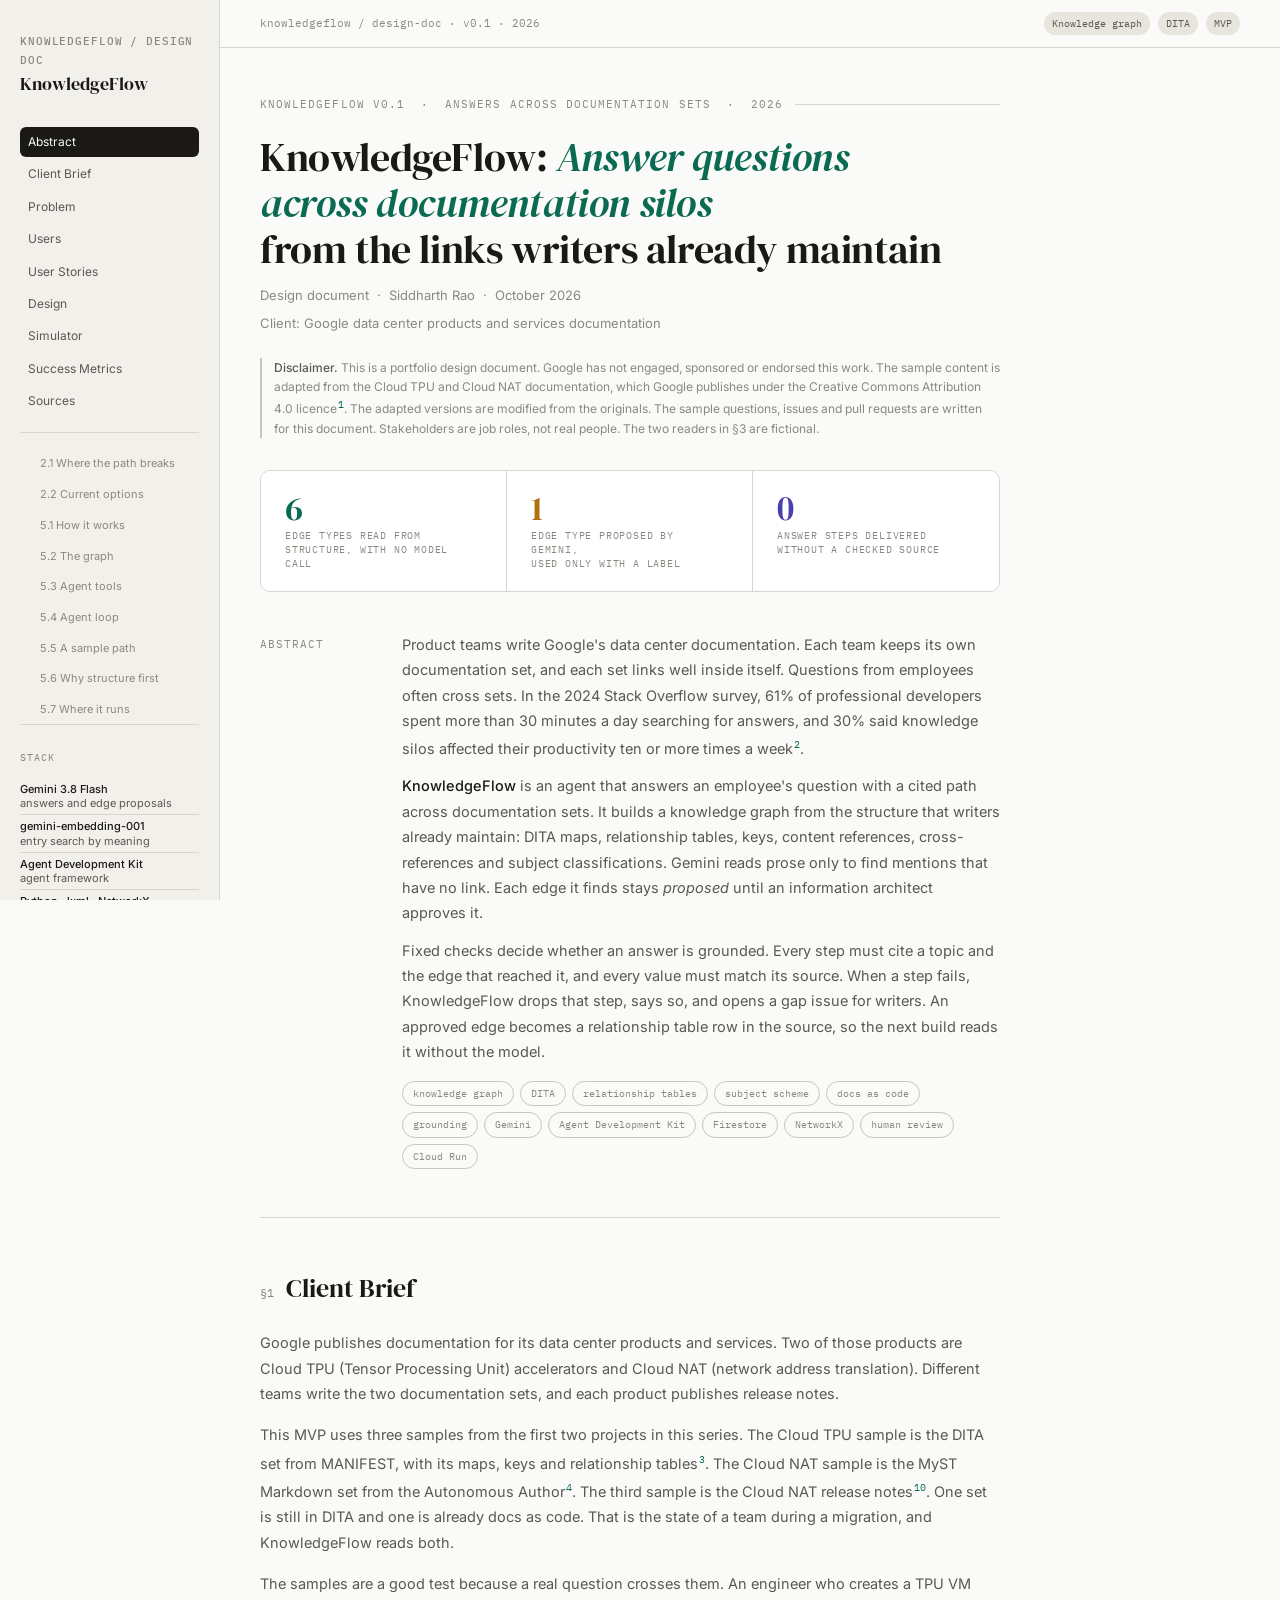
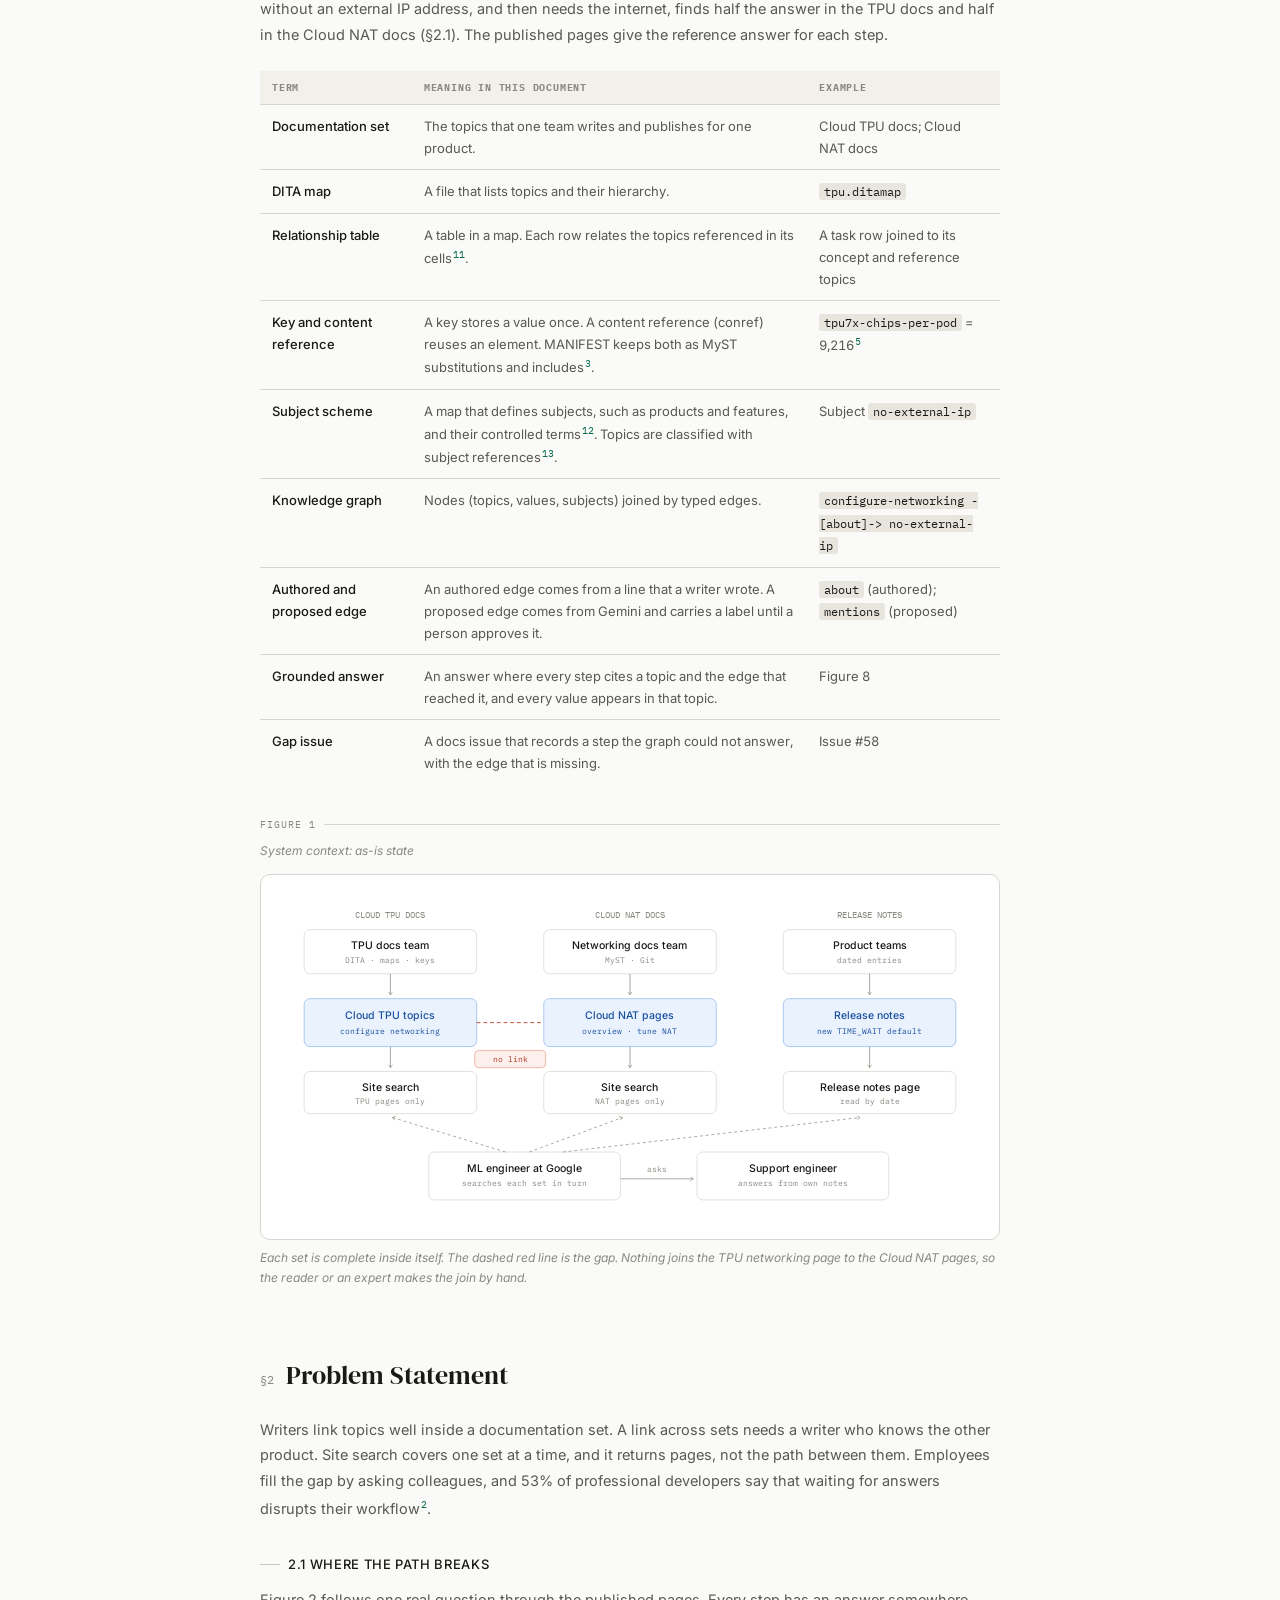
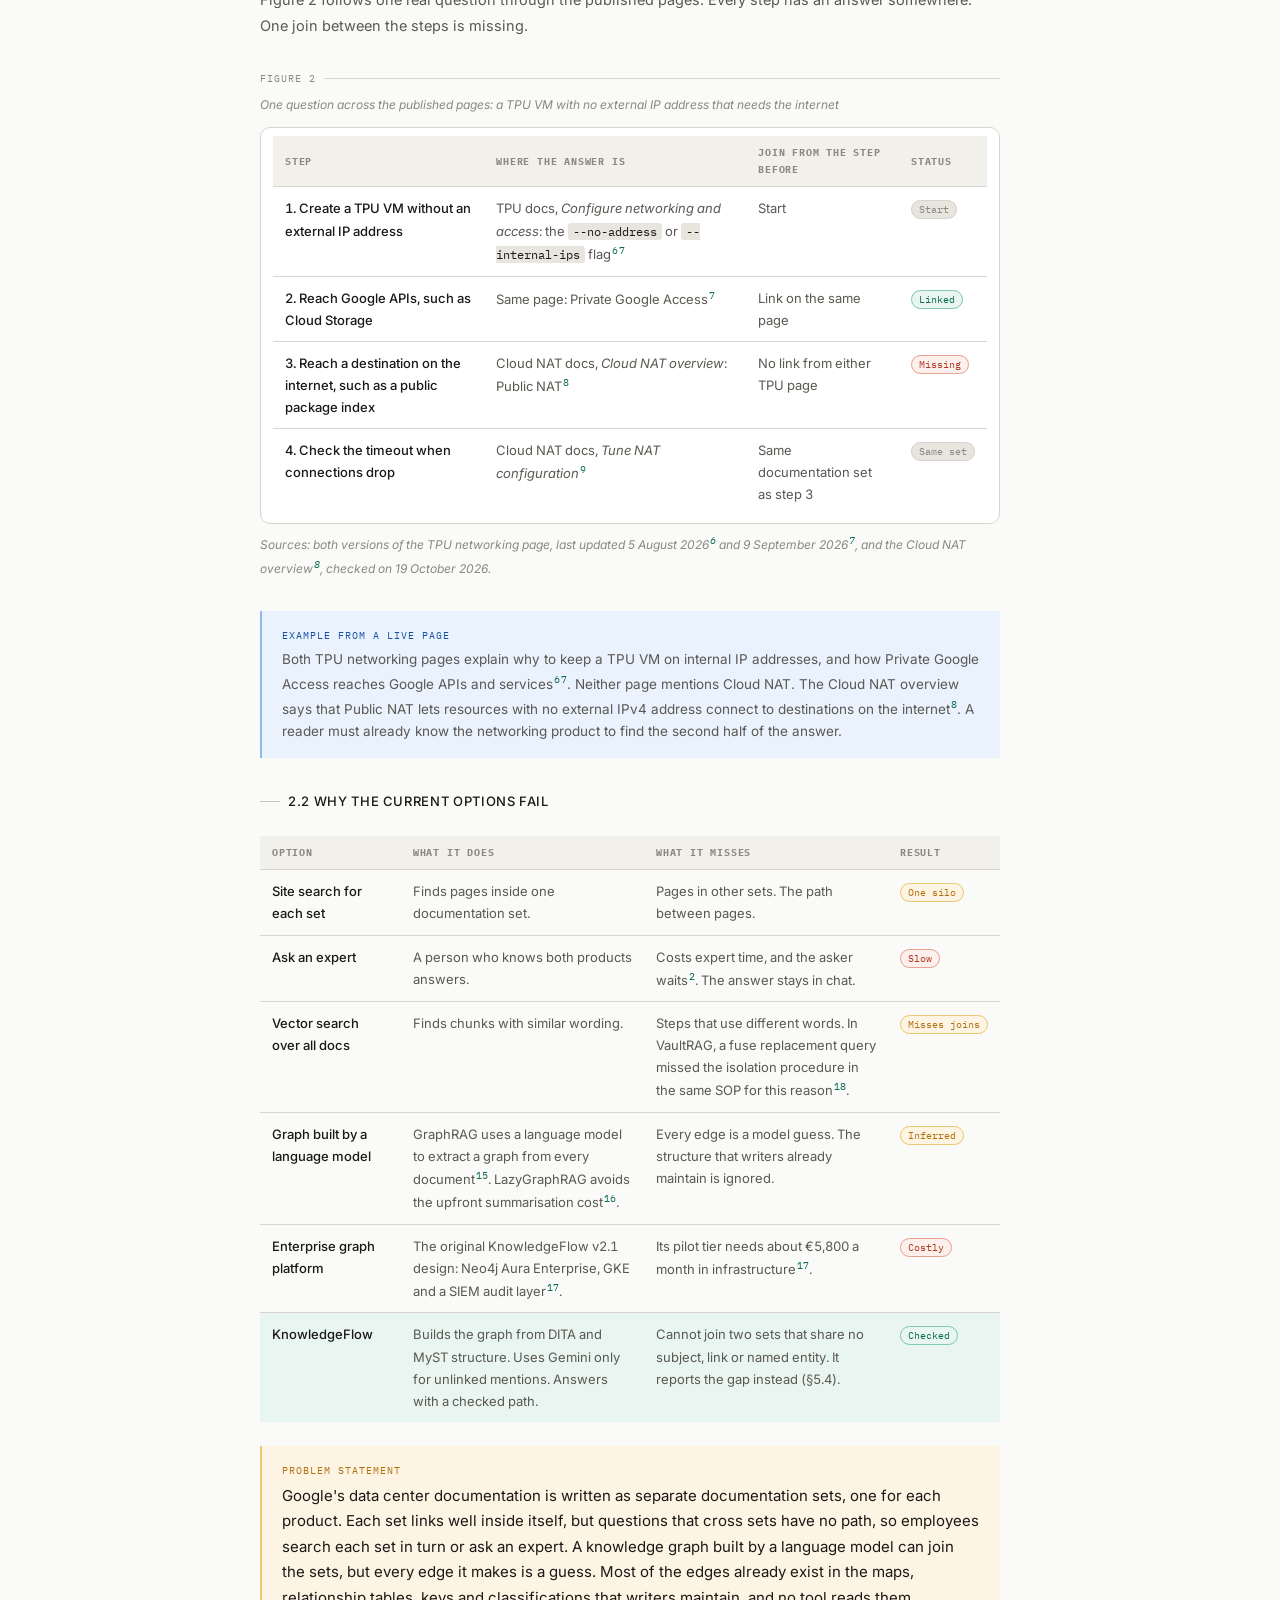
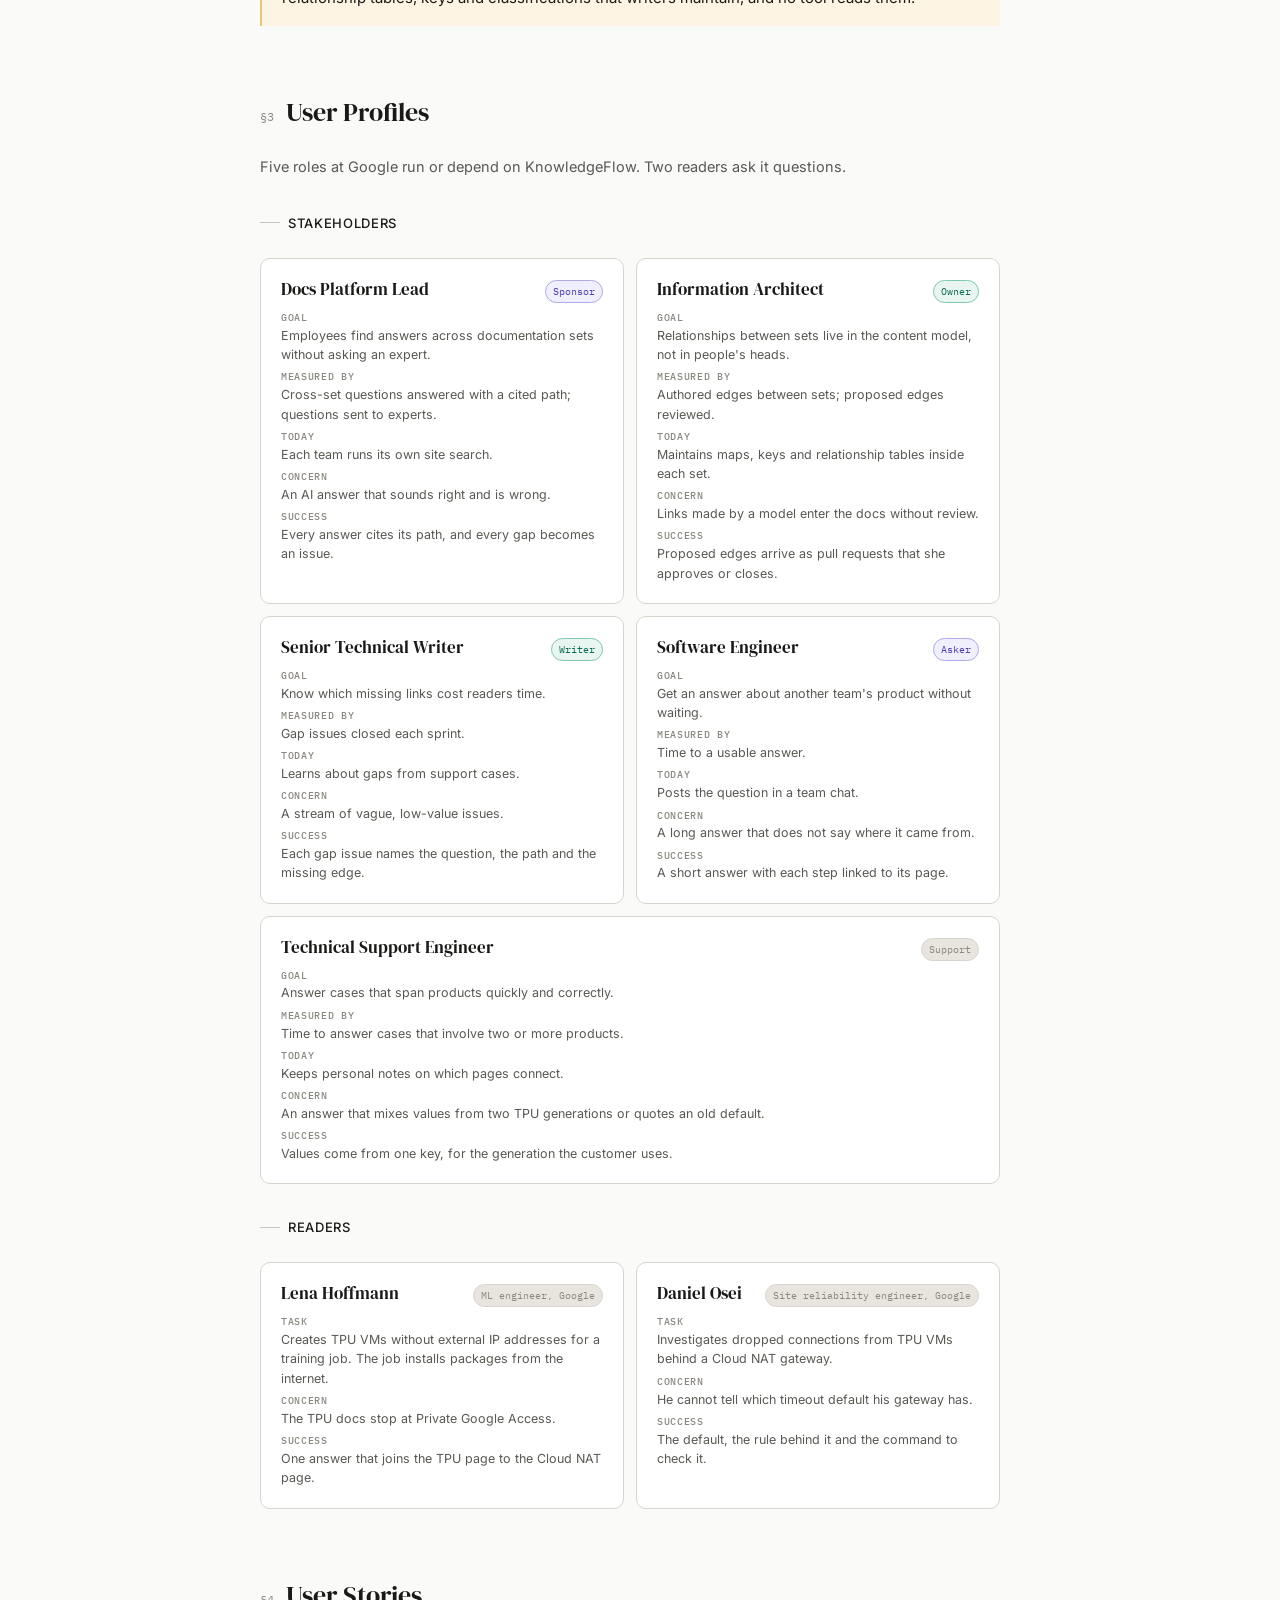
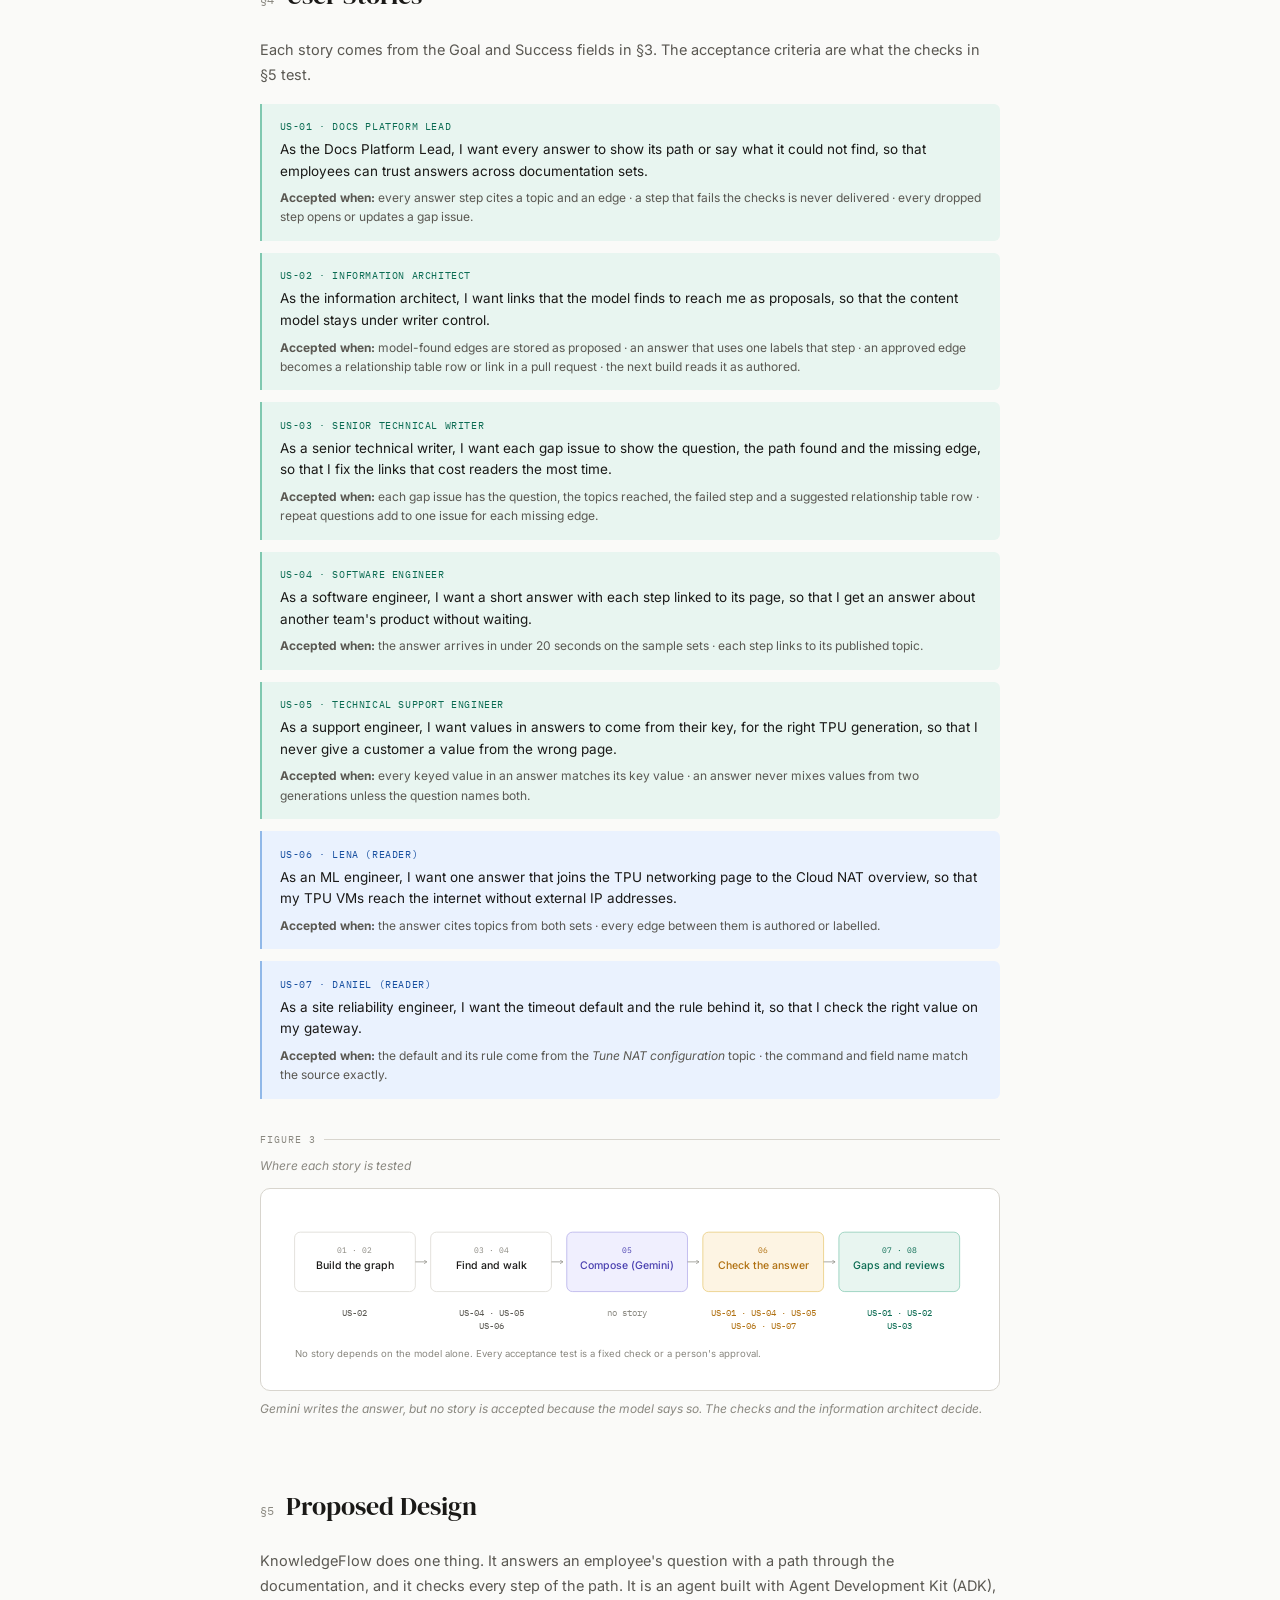
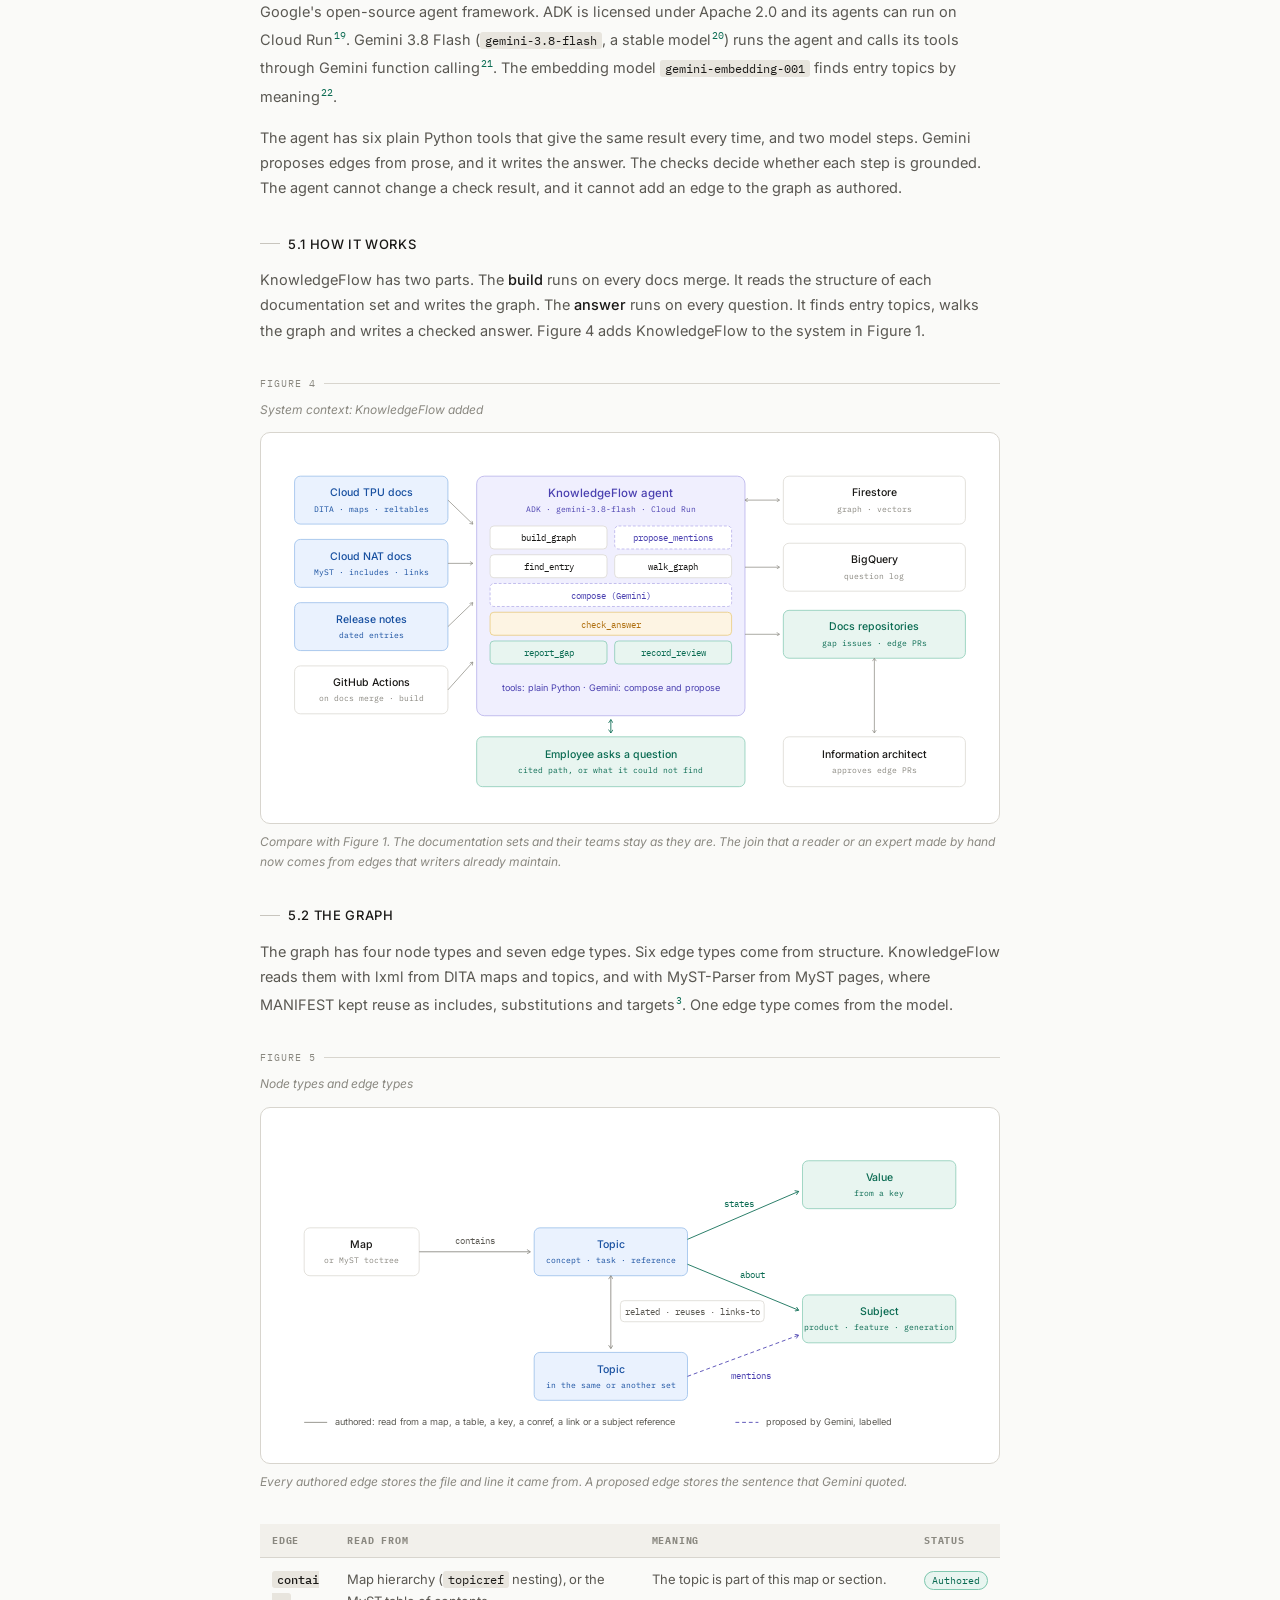
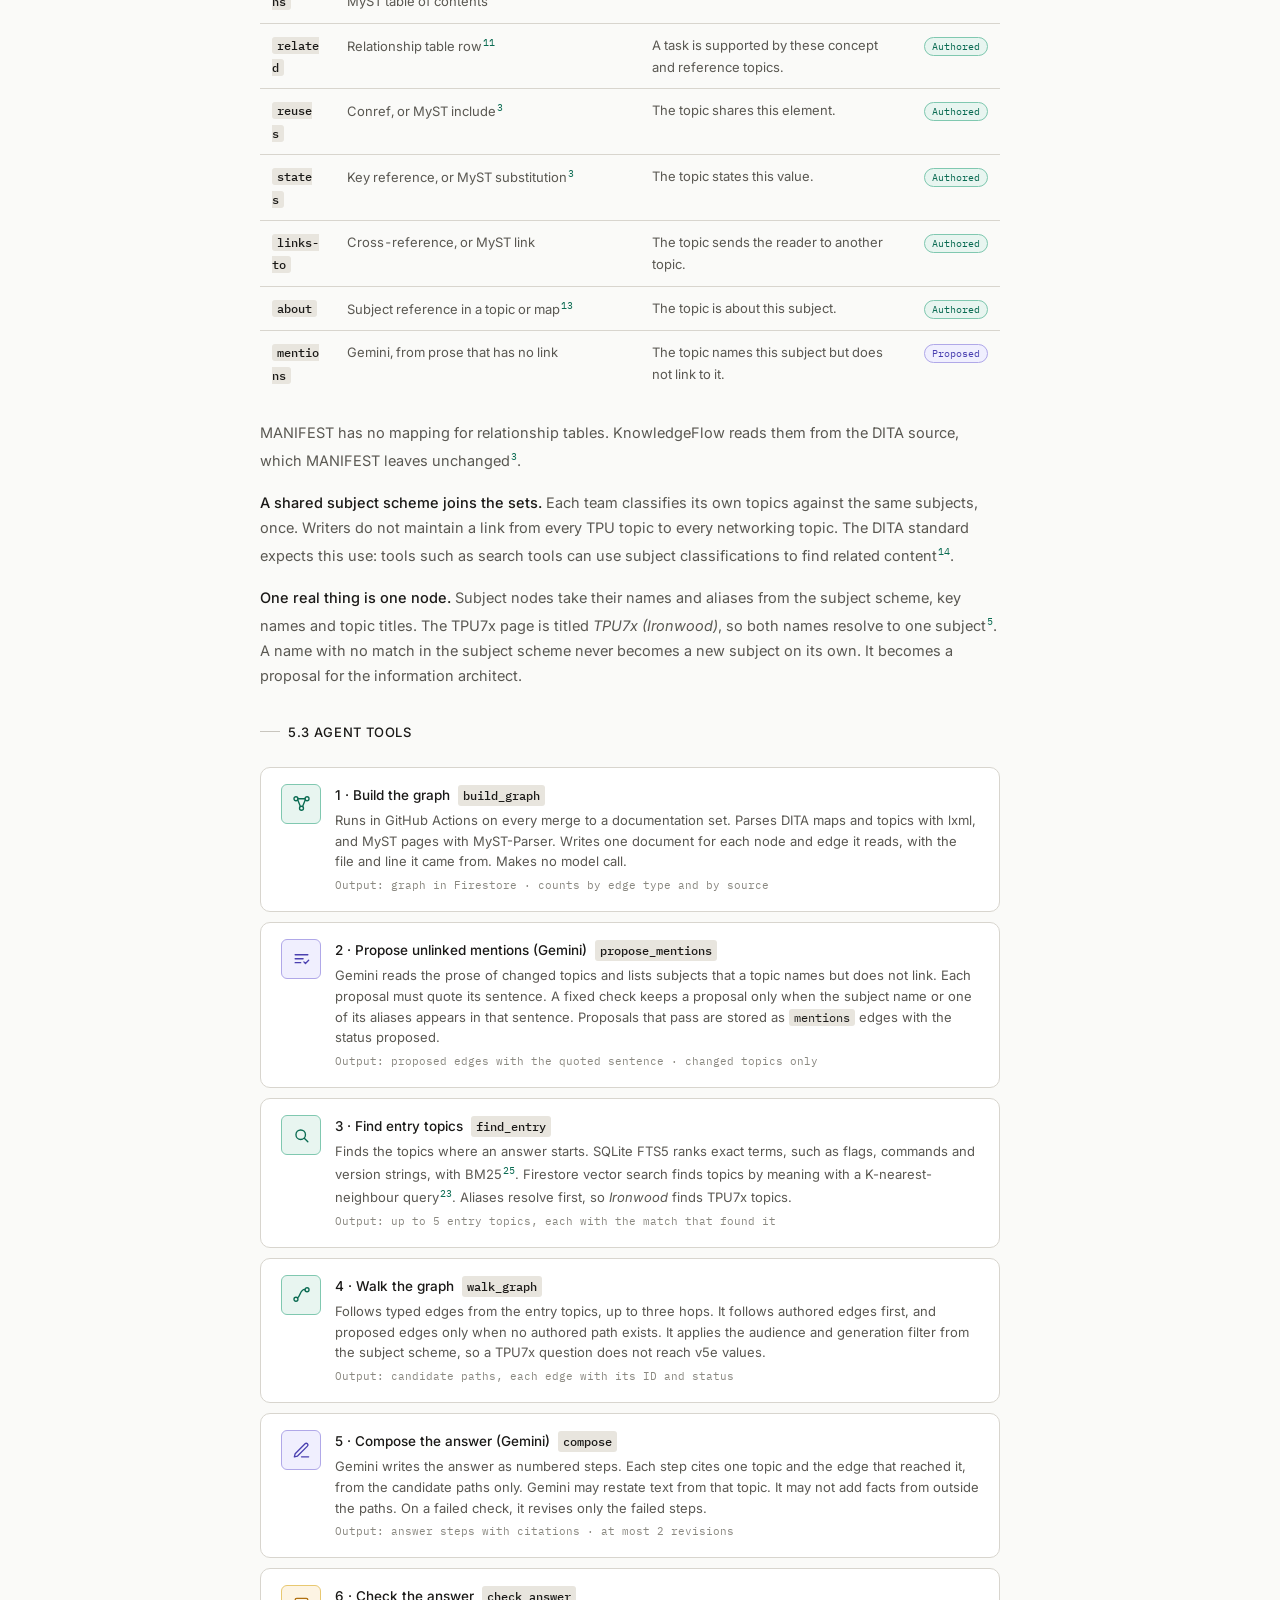
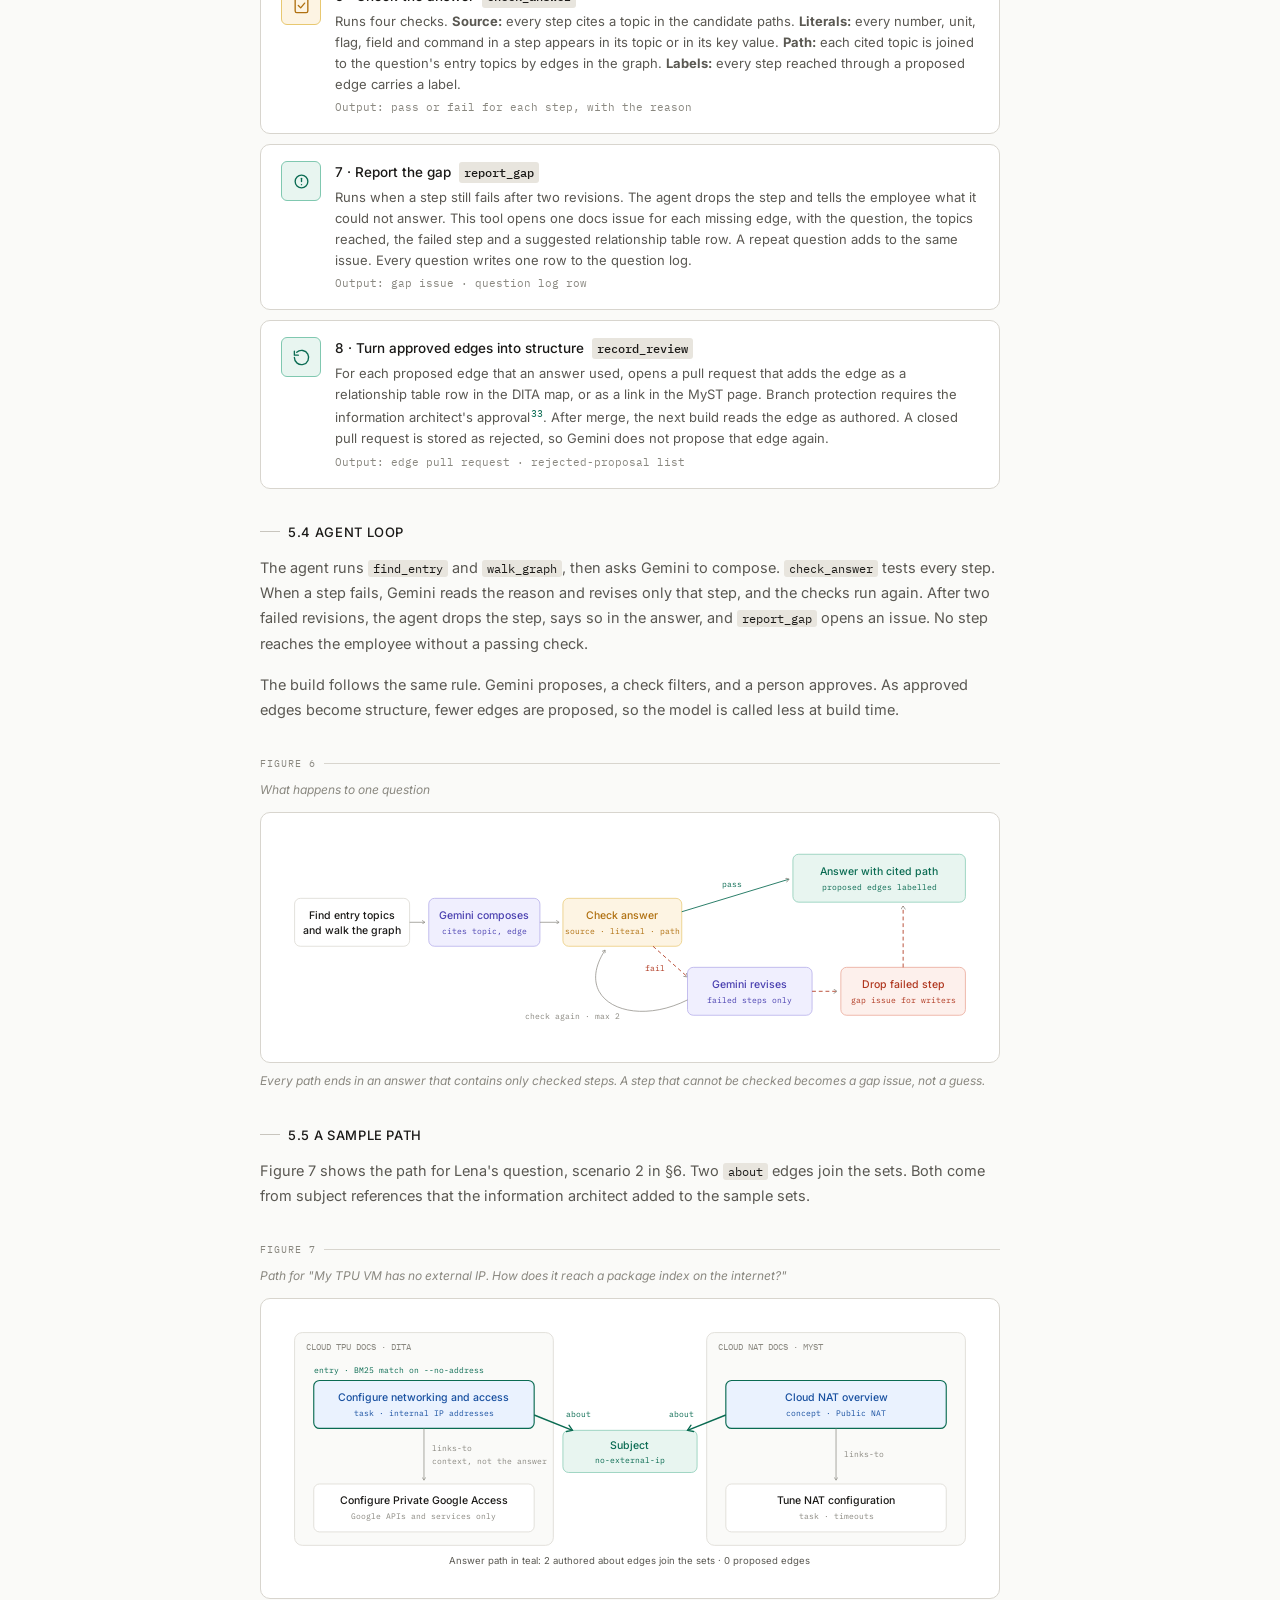
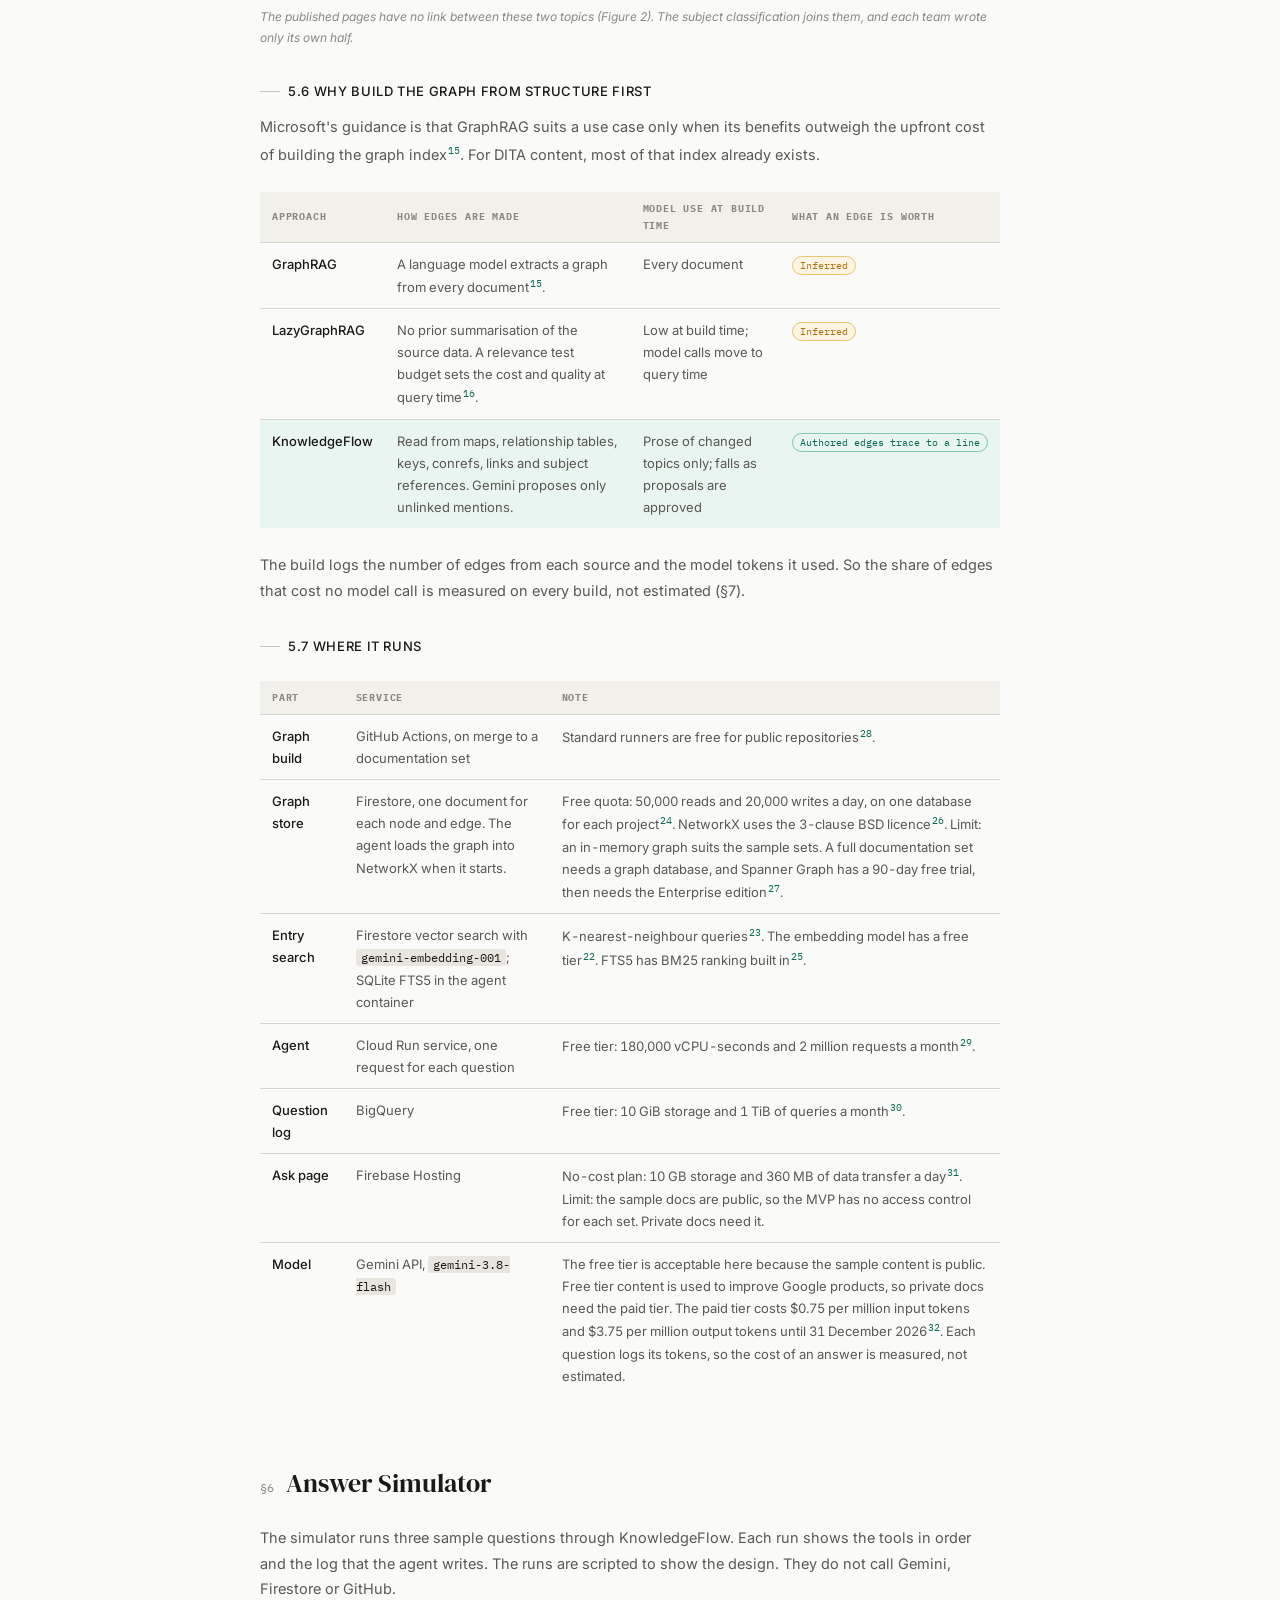
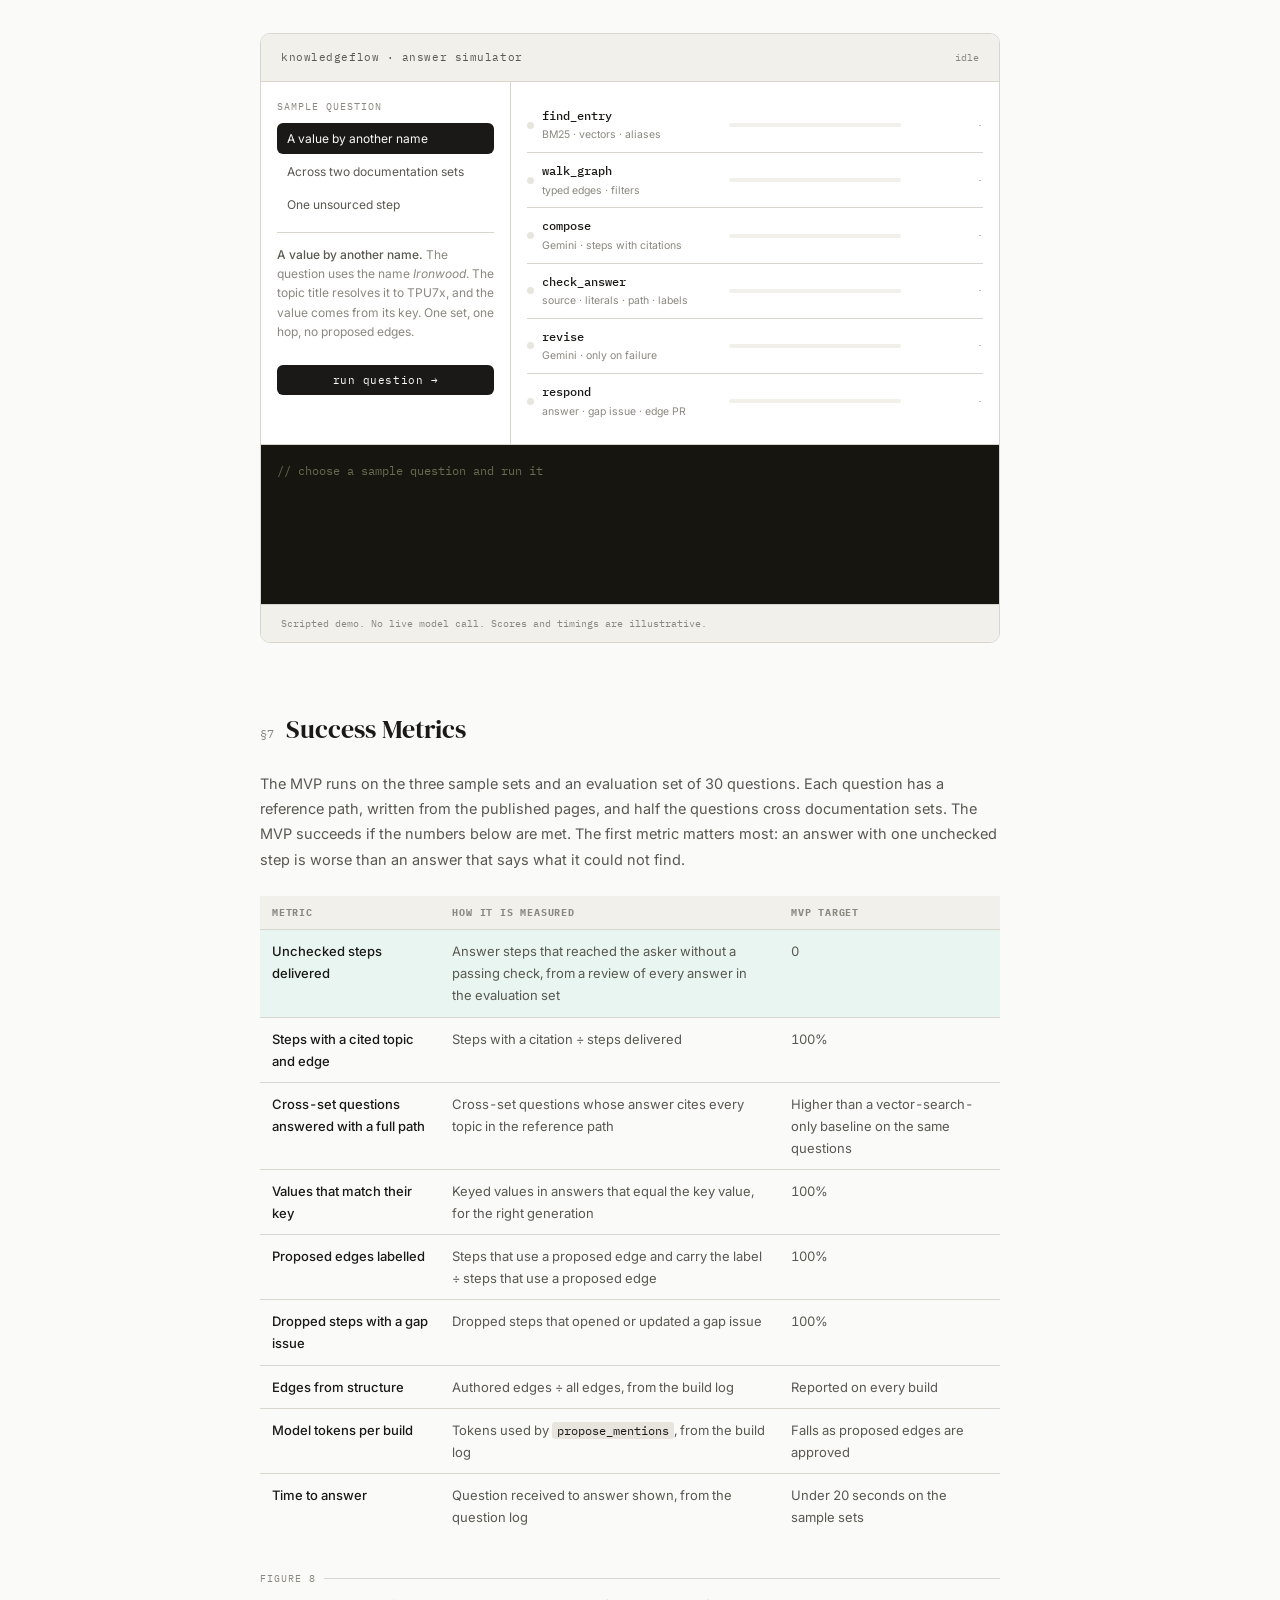
<file: index.html>
<!doctype html>
<html lang="en-GB">
<head>
<meta charset="utf-8">
<meta name="viewport" content="width=device-width,initial-scale=1,viewport-fit=cover">
<title>KnowledgeFlow</title>
<meta name="claude:viewport-fit-sides" content="cover">
<link rel="preconnect" href="https://fonts.googleapis.com"/>
<link rel="preconnect" href="https://fonts.gstatic.com" crossorigin/>
<link href="https://fonts.googleapis.com/css2?family=DM+Serif+Display:ital@0;1&family=IBM+Plex+Mono:wght@400;500&family=Inter:wght@400;500&display=swap" rel="stylesheet"/>
<style>
/* Layout: AlignR design-doc system, as in MANIFEST. Light theme only by design. Sticky sidebar, sticky breadcrumb bar, 820px reading column. */
:root {
  --bg:#fafaf8; --bg2:#f2f0eb; --bg3:#e8e5de; --card:#ffffff;
  --text:#1a1917; --text2:#5a5852; --text3:#8a8880;
  --border:#d8d5ce; --border2:#c8c5be;
  --amber:#b07010; --amber-bg:#fdf4e3; --amber-border:#e8c870;
  --teal:#0a6b52; --teal-bg:#e8f5f0; --teal-border:#80c8b0;
  --purple:#4a40b0; --purple-bg:#f0effe; --purple-border:#b0a8e8;
  --coral:#b03820; --coral-bg:#fdf0ec; --coral-border:#e8a090;
  --blue:#1850a0; --blue-bg:#eaf2fe; --blue-border:#90b8e8;
  --term:#16150f;
  --serif:'DM Serif Display',Georgia,serif;
  --mono:'IBM Plex Mono',ui-monospace,Menlo,monospace;
  --sans:'Inter',system-ui,-apple-system,'Segoe UI',sans-serif;
  --r:6px; --r-lg:10px;
  color-scheme:light;
}
* { box-sizing:border-box; margin:0; padding:0; }
body { font-family:var(--sans); background:var(--bg); color:var(--text); font-size:15px; line-height:1.7; }
body::before { content:""; position:fixed; inset:0 0 auto; height:env(safe-area-inset-top,0px); z-index:200; background:rgba(250,250,248,0.95); }
a { color:var(--teal); }
a:focus-visible, button:focus-visible { outline:2px solid var(--teal); outline-offset:2px; }
.page-wrap { display:grid; grid-template-columns:220px minmax(0,1fr); min-height:100vh; }

.sidebar { position:sticky; top:0; height:100vh; overflow-y:auto; background:var(--bg2); border-right:1px solid var(--border); padding:2rem 1.25rem; display:flex; flex-direction:column; }
.sidebar-logo { font-family:var(--mono); font-size:11px; font-weight:500; color:var(--text3); letter-spacing:0.08em; text-transform:uppercase; margin-bottom:0.25rem; }
.sidebar-project { font-family:var(--serif); font-size:18px; color:var(--text); margin-bottom:2rem; line-height:1.2; }
.sidebar-nav { list-style:none; display:flex; flex-direction:column; gap:2px; }
.sidebar-nav a { display:block; font-size:12px; color:var(--text2); text-decoration:none; padding:5px 8px; border-radius:var(--r); transition:background 0.15s,color 0.15s; }
.sidebar-nav a:hover { background:var(--bg3); color:var(--text); }
.sidebar-nav a.active { background:var(--text); color:var(--bg); }
.sidebar-nav .sub { padding-left:20px; font-size:11px; color:var(--text3); }
.sidebar-divider { height:1px; background:var(--border); margin:1rem 0; }
.stack-block { margin-top:auto; padding-top:1.5rem; border-top:1px solid var(--border); }
.stack-title { font-family:var(--mono); font-size:10px; text-transform:uppercase; letter-spacing:0.1em; color:var(--text3); margin-bottom:0.75rem; }
.stack-item { font-size:11px; color:var(--text2); padding:4px 0; border-bottom:1px solid var(--border); line-height:1.3; }
.stack-item strong { display:block; color:var(--text); font-weight:500; font-size:11px; }

.main { min-width:0; }
.topbar { display:flex; align-items:center; justify-content:space-between; gap:12px; padding:0.75rem 2.5rem; border-bottom:1px solid var(--border); position:sticky; top:env(safe-area-inset-top,0px); background:rgba(250,250,248,0.95); backdrop-filter:blur(8px); z-index:100; }
.topbar-breadcrumb { font-family:var(--mono); font-size:11px; color:var(--text3); white-space:nowrap; overflow:hidden; text-overflow:ellipsis; }
.topbar-right { display:flex; align-items:center; gap:8px; flex-wrap:wrap; justify-content:flex-end; }
.topbar-tag { font-family:var(--mono); font-size:10px; padding:3px 8px; background:var(--bg3); border-radius:99px; color:var(--text2); white-space:nowrap; }
.content { padding:3rem 2.5rem 5rem; max-width:820px; }

.doc-header { margin-bottom:3rem; padding-bottom:3rem; border-bottom:1px solid var(--border); }
.doc-eyebrow { display:flex; align-items:center; gap:12px; font-family:var(--mono); font-size:10.5px; color:var(--text3); text-transform:uppercase; letter-spacing:0.1em; margin-bottom:1.25rem; }
.doc-eyebrow::after { content:''; flex:1; height:1px; background:var(--border); }
.doc-title { font-family:var(--serif); font-size:clamp(26px,4vw,40px); font-weight:400; line-height:1.15; letter-spacing:-0.01em; color:var(--text); margin-bottom:0.75rem; text-wrap:balance; }
.doc-title em { font-style:italic; color:var(--teal); }
.doc-byline { font-size:13px; color:var(--text3); display:flex; gap:6px 20px; flex-wrap:wrap; margin-bottom:1.5rem; }
.disclaimer { font-size:12px; color:var(--text3); line-height:1.6; border-left:2px solid var(--border2); padding-left:12px; margin-bottom:2rem; }
.disclaimer strong { color:var(--text2); font-weight:500; }

.stat-grid { display:grid; grid-template-columns:repeat(3,minmax(0,1fr)); border:1px solid var(--border); border-radius:var(--r-lg); overflow:hidden; margin:0 0 2.5rem; }
.stat-cell { padding:1.25rem 1.5rem; border-right:1px solid var(--border); background:var(--card); }
.stat-cell:last-child { border-right:none; }
.stat-value { font-family:var(--serif); font-size:34px; line-height:1; margin-bottom:4px; }
.stat-value.amber{color:var(--amber)} .stat-value.teal{color:var(--teal)} .stat-value.purple{color:var(--purple)}
.stat-label { font-family:var(--mono); font-size:10px; color:var(--text3); text-transform:uppercase; letter-spacing:0.08em; line-height:1.4; }

.abstract-grid { display:grid; grid-template-columns:110px minmax(0,1fr); gap:2rem; }
.abstract-label { font-family:var(--mono); font-size:10.5px; text-transform:uppercase; letter-spacing:0.1em; color:var(--text3); padding-top:4px; }
.abstract-body { font-size:14.5px; line-height:1.75; color:var(--text2); }
.abstract-body p + p { margin-top:0.75rem; }
.abstract-body strong { color:var(--text); font-weight:500; }
.kw-row { display:flex; flex-wrap:wrap; gap:6px; margin-top:1rem; }
.kw { font-family:var(--mono); font-size:10px; padding:3px 10px; border:1px solid var(--border2); border-radius:99px; color:var(--text3); }

.section { margin-bottom:4rem; scroll-margin-top:80px; }
.section-heading { font-family:var(--serif); font-size:26px; font-weight:400; color:var(--text); margin-bottom:1.25rem; display:flex; align-items:baseline; gap:12px; }
.section-num { font-family:var(--mono); font-size:12px; color:var(--text3); }
.subsection-heading { font-size:13px; font-weight:500; color:var(--text); margin:2rem 0 0.75rem; text-transform:uppercase; letter-spacing:0.05em; display:flex; align-items:center; gap:8px; scroll-margin-top:80px; }
.subsection-heading::before { content:''; display:block; width:20px; height:1px; background:var(--border2); }
.body-text { font-size:14.5px; line-height:1.75; color:var(--text2); margin-bottom:1rem; }
.body-text strong { color:var(--text); font-weight:500; }
code { font-family:var(--mono); font-size:12px; background:var(--bg3); padding:1px 5px; border-radius:3px; color:var(--text); word-break:break-word; }
sup.ref a { font-family:var(--mono); font-size:9.5px; text-decoration:none; padding-left:1px; }

.callout { border-left:2px solid var(--border2); padding:1rem 1.25rem; margin:1.5rem 0; background:var(--bg2); }
.callout.amber{border-color:var(--amber-border);background:var(--amber-bg)} .callout.teal{border-color:var(--teal-border);background:var(--teal-bg)}
.callout.blue{border-color:var(--blue-border);background:var(--blue-bg)}
.callout-label { font-family:var(--mono); font-size:10px; text-transform:uppercase; letter-spacing:0.1em; color:var(--text3); margin-bottom:4px; }
.callout.amber .callout-label{color:var(--amber)} .callout.teal .callout-label{color:var(--teal)} .callout.blue .callout-label{color:var(--blue)}
.callout-body { font-size:13.5px; line-height:1.65; color:var(--text2); }
.callout-body strong { color:var(--text); font-weight:500; }
.callout.statement .callout-body { font-size:15px; line-height:1.7; color:var(--text); }

.figure { margin:2rem 0; }
.figure-label { font-family:var(--mono); font-size:10px; text-transform:uppercase; letter-spacing:0.1em; color:var(--text3); margin-bottom:0.5rem; display:flex; align-items:center; gap:8px; }
.figure-label::after { content:''; flex:1; height:1px; background:var(--border); }
.figure-sublabel { font-size:12px; color:var(--text3); font-style:italic; margin-bottom:0.75rem; }
.figure-body { border:1px solid var(--border); border-radius:var(--r-lg); background:var(--card); padding:1.5rem; overflow-x:auto; }
.figure-body svg { display:block; width:100%; min-width:620px; height:auto; }
.figure-note { font-size:12px; color:var(--text3); margin-top:0.5rem; font-style:italic; }

.table-wrap { overflow-x:auto; margin:1.5rem 0; }
.comp-table { width:100%; border-collapse:collapse; font-size:13px; }
.comp-table th { font-family:var(--mono); font-size:10px; text-transform:uppercase; letter-spacing:0.08em; color:var(--text3); padding:8px 12px; border-bottom:1px solid var(--border); text-align:left; background:var(--bg2); }
.comp-table td { padding:10px 12px; border-bottom:1px solid var(--border); color:var(--text2); vertical-align:top; font-variant-numeric:tabular-nums; }
.comp-table td:first-child { font-weight:500; color:var(--text); }
.comp-table tr:last-child td { border-bottom:none; }
.comp-table .highlight td { background:var(--teal-bg); }
.figure-body .comp-table { margin:0; }
.badge { font-family:var(--mono); font-size:10px; padding:2px 7px; border-radius:99px; white-space:nowrap; }
.badge.amber{background:var(--amber-bg);color:var(--amber);border:1px solid var(--amber-border)}
.badge.teal{background:var(--teal-bg);color:var(--teal);border:1px solid var(--teal-border)}
.badge.gray{background:var(--bg3);color:var(--text3);border:1px solid var(--border)}
.badge.red{background:var(--coral-bg);color:var(--coral);border:1px solid var(--coral-border)}
.badge.purple{background:var(--purple-bg);color:var(--purple);border:1px solid var(--purple-border)}

.card-grid { display:grid; grid-template-columns:repeat(2,minmax(0,1fr)); gap:12px; margin:1.5rem 0; }
.p-card { border:1px solid var(--border); border-radius:var(--r-lg); background:var(--card); padding:1.25rem; display:flex; flex-direction:column; gap:6px; }
.p-card.wide { grid-column:1 / -1; }
.p-card-head { display:flex; justify-content:space-between; align-items:baseline; gap:10px; margin-bottom:2px; }
.p-card-name { font-family:var(--serif); font-size:17px; color:var(--text); line-height:1.25; }
.p-card-field { font-size:12.5px; line-height:1.55; color:var(--text2); }
.p-card-field strong { display:block; font-family:var(--mono); font-size:9.5px; text-transform:uppercase; letter-spacing:0.07em; color:var(--text3); font-weight:500; }

.us-card { border-left:2px solid var(--teal-border); background:var(--teal-bg); border-radius:0 var(--r) var(--r) 0; padding:0.9rem 1.1rem; margin-bottom:0.75rem; }
.us-card.reader { border-left-color:var(--blue-border); background:var(--blue-bg); }
.us-id { font-family:var(--mono); font-size:10px; color:var(--teal); text-transform:uppercase; letter-spacing:0.06em; margin-bottom:4px; }
.us-card.reader .us-id { color:var(--blue); }
.us-story { font-size:13.5px; color:var(--text); line-height:1.6; margin-bottom:6px; }
.us-ac { font-size:12px; color:var(--text2); line-height:1.6; }

.tool-list { display:flex; flex-direction:column; gap:10px; margin:1.5rem 0; }
.tool { display:grid; grid-template-columns:40px minmax(0,1fr); gap:14px; border:1px solid var(--border); border-radius:var(--r-lg); background:var(--card); padding:1rem 1.25rem; }
.tool-badge { width:40px; height:40px; border-radius:var(--r); display:grid; place-items:center; background:var(--teal-bg); color:var(--teal); border:1px solid var(--teal-border); }
.tool-badge.agent { background:var(--purple-bg); color:var(--purple); border-color:var(--purple-border); }
.tool-badge.check { background:var(--amber-bg); color:var(--amber); border-color:var(--amber-border); }
.tool-badge svg { width:19px; height:19px; stroke:currentColor; fill:none; stroke-width:1.7; stroke-linecap:round; stroke-linejoin:round; }
.tool h4 { font-size:13.5px; font-weight:500; color:var(--text); margin-bottom:3px; display:flex; flex-wrap:wrap; align-items:center; gap:8px; }
.tool h4 code { font-size:11.5px; }
.tool p { font-size:13px; line-height:1.6; color:var(--text2); }
.tool .meta { font-family:var(--mono); font-size:10.5px; color:var(--text3); margin-top:5px; }

/* Score breakdown */
.score { border:1px solid var(--border); border-radius:var(--r-lg); background:var(--card); overflow:hidden; }
.score-row { display:grid; grid-template-columns:minmax(0,170px) 46px minmax(0,1fr) 66px; gap:12px; align-items:center; padding:9px 1.25rem; border-bottom:1px solid var(--border); font-size:12.5px; }
.score-row:last-child { border-bottom:none; }
.score-row .nm { font-weight:500; color:var(--text); }
.score-row .wt { font-family:var(--mono); font-size:10.5px; color:var(--text3); text-align:right; }
.score-row .how { color:var(--text2); font-size:12px; line-height:1.5; }
.score-row .pts { font-family:var(--mono); font-size:11px; color:var(--text); text-align:right; font-variant-numeric:tabular-nums; }
.score-row.head { background:var(--bg2); font-family:var(--mono); font-size:10px; text-transform:uppercase; letter-spacing:0.08em; color:var(--text3); }
.score-row.head > span { font-weight:400; color:var(--text3); }
.band-row { display:grid; grid-template-columns:repeat(3,minmax(0,1fr)); }
.band { padding:0.8rem 1.25rem; border-right:1px solid var(--border); font-size:12px; color:var(--text2); line-height:1.5; }
.band:last-child { border-right:none; }
.band b { display:block; font-family:var(--mono); font-size:10.5px; font-weight:500; margin-bottom:2px; }
.band.teal { background:var(--teal-bg); } .band.teal b { color:var(--teal); }
.band.amber { background:var(--amber-bg); } .band.amber b { color:var(--amber); }
.band.coral { background:var(--coral-bg); } .band.coral b { color:var(--coral); }

/* Simulator */
.sim-wrap { border:1px solid var(--border); border-radius:var(--r-lg); background:var(--card); overflow:hidden; margin:2rem 0; }
.sim-header { display:flex; align-items:center; justify-content:space-between; gap:10px; padding:0.875rem 1.25rem; background:var(--bg2); border-bottom:1px solid var(--border); }
.sim-title { font-family:var(--mono); font-size:11px; color:var(--text2); letter-spacing:0.05em; }
.sim-status { font-family:var(--mono); font-size:10px; color:var(--text3); }
.sim-status.running{color:var(--amber)} .sim-status.done{color:var(--teal)} .sim-status.review{color:var(--coral)}
.sim-body { display:grid; grid-template-columns:250px minmax(0,1fr); }
.sim-controls { border-right:1px solid var(--border); padding:1rem; }
.sim-controls-label { font-family:var(--mono); font-size:10px; text-transform:uppercase; letter-spacing:0.1em; color:var(--text3); margin-bottom:0.5rem; }
.scenario-btn { display:block; width:100%; text-align:left; padding:8px 10px; border:none; background:none; cursor:pointer; border-radius:var(--r); font-size:12px; color:var(--text2); margin-bottom:2px; font-family:var(--sans); }
.scenario-btn:hover { background:var(--bg2); }
.scenario-btn.active { background:var(--text); color:var(--bg); }
.scenario-desc { font-size:12px; line-height:1.6; color:var(--text3); padding:0.75rem 0; border-top:1px solid var(--border); margin-top:0.75rem; }
.scenario-desc strong { color:var(--text2); font-weight:500; }
.run-btn { width:100%; margin-top:0.75rem; padding:8px; background:var(--text); color:var(--bg); border:none; border-radius:var(--r); font-family:var(--mono); font-size:11px; cursor:pointer; letter-spacing:0.05em; }
.run-btn:hover { opacity:0.85; } .run-btn:disabled { opacity:0.4; cursor:not-allowed; }
.sim-stages { padding:1rem; min-width:0; }
.stage-row { display:grid; grid-template-columns:minmax(0,190px) minmax(0,1fr) 70px; align-items:center; gap:12px; padding:8px 0; border-bottom:1px solid var(--border); font-size:12px; }
.stage-row:last-child { border-bottom:none; }
.stage-name { display:flex; align-items:center; gap:8px; min-width:0; }
.stage-dot { width:7px; height:7px; border-radius:50%; background:var(--bg3); flex-shrink:0; transition:background 0.3s; }
.stage-dot.running { background:var(--amber); animation:pulse 1s infinite; }
.stage-dot.done { background:var(--teal); } .stage-dot.skip { background:var(--border2); } .stage-dot.review { background:var(--coral); } .stage-dot.model { background:var(--purple); }
.stage-name-text { font-weight:500; color:var(--text); font-size:12px; font-family:var(--mono); }
.stage-sub { font-size:10.5px; color:var(--text3); }
.stage-bar-wrap { background:var(--bg2); border-radius:99px; height:4px; overflow:hidden; }
.stage-bar { height:4px; border-radius:99px; background:var(--teal); width:0; transition:width 0.6s ease; }
.stage-bar.review { background:var(--coral); } .stage-bar.skip { background:var(--border2); } .stage-bar.model { background:var(--purple); }
.stage-timing { font-family:var(--mono); font-size:10px; color:var(--text3); text-align:right; }
.stage-timing.done { color:var(--teal); }
.sim-output { margin:0; padding:1rem; background:var(--term); border-top:1px solid var(--border); font-family:var(--mono); font-size:11.5px; line-height:1.7; color:#8a8870; min-height:160px; max-height:280px; overflow-y:auto; white-space:pre-wrap; }
.sim-output .out-line { display:block; }
.out-comment{color:#6a6a52} .out-key{color:#a09060} .out-val{color:#78b890} .out-warn{color:#c08840} .out-head{color:#d0c090} .out-fail{color:#e08a70} .out-model{color:#a8a0e8}
.sim-note { font-family:var(--mono); font-size:10px; color:var(--text3); padding:0.6rem 1.25rem; border-top:1px solid var(--border); background:var(--bg2); }
@keyframes pulse { 0%,100%{opacity:1} 50%{opacity:0.4} }

/* Report mock */
.report { border:1px solid var(--border); border-radius:var(--r-lg); overflow:hidden; background:var(--card); }
.report-head { display:flex; justify-content:space-between; align-items:center; gap:10px; flex-wrap:wrap; padding:0.75rem 1.25rem; background:var(--bg2); border-bottom:1px solid var(--border); font-family:var(--mono); font-size:11px; color:var(--text2); }
.report-sum { display:grid; grid-template-columns:repeat(4,minmax(0,1fr)); border-bottom:1px solid var(--border); }
.report-sum div { padding:0.9rem 1.25rem; border-right:1px solid var(--border); }
.report-sum div:last-child { border-right:none; }
.report-sum b { display:block; font-family:var(--serif); font-weight:400; font-size:26px; line-height:1.1; }
.report-sum div { display:flex; flex-direction:column; gap:4px; }
.report-sum span { font-family:var(--mono); font-size:10px; text-transform:uppercase; letter-spacing:0.08em; color:var(--text3); line-height:1.2; }
.report-section { padding:0.9rem 1.25rem; border-bottom:1px solid var(--border); }
.report-section:last-child { border-bottom:none; }
.report-section h5 { font-family:var(--mono); font-size:10px; font-weight:500; text-transform:uppercase; letter-spacing:0.08em; color:var(--text3); margin-bottom:6px; }
.report-section p, .report-section li { font-size:12.5px; color:var(--text2); line-height:1.6; }
.report-section ul { list-style:none; display:flex; flex-direction:column; gap:4px; }
.report-section li code { font-size:11px; }

.sources { list-style:none; counter-reset:src; display:flex; flex-direction:column; gap:6px; }
.sources li { display:grid; grid-template-columns:30px minmax(0,1fr); font-size:12.5px; color:var(--text2); line-height:1.5; scroll-margin-top:80px; }
.sources li::before { counter-increment:src; content:"[" counter(src) "]"; font-family:var(--mono); font-size:11px; color:var(--text3); }
.sources a { word-break:break-word; }

.doc-footer { padding:2rem 2.5rem; border-top:1px solid var(--border); font-family:var(--mono); font-size:11px; color:var(--text3); display:flex; justify-content:space-between; gap:12px; flex-wrap:wrap; }

@media (max-width:900px) {
  .page-wrap { grid-template-columns:minmax(0,1fr); }
  .sidebar { display:none; }
  .topbar { padding-left:max(16px,env(safe-area-inset-left,0px)); padding-right:max(16px,env(safe-area-inset-right,0px)); }
  .topbar-right { display:none; }
  .content { padding-block:2rem 4rem; padding-left:max(16px,env(safe-area-inset-left,0px)); padding-right:max(16px,env(safe-area-inset-right,0px)); }
  .doc-footer { padding-left:max(16px,env(safe-area-inset-left,0px)); padding-right:max(16px,env(safe-area-inset-right,0px)); }
  .stat-grid { grid-template-columns:minmax(0,1fr); }
  .stat-cell { border-right:none; border-bottom:1px solid var(--border); }
  .stat-cell:last-child { border-bottom:none; }
  .abstract-grid { grid-template-columns:minmax(0,1fr); gap:0.5rem; }
  .card-grid { grid-template-columns:minmax(0,1fr); }
  .sim-body { grid-template-columns:minmax(0,1fr); }
  .sim-controls { border-right:none; border-bottom:1px solid var(--border); }
  .stage-row { grid-template-columns:minmax(0,1fr) 60px 52px; }
  .report-sum { grid-template-columns:repeat(2,minmax(0,1fr)); }
  .report-sum div:nth-child(2) { border-right:none; }
  .report-sum div:nth-child(-n+2) { border-bottom:1px solid var(--border); }
  .score-row { grid-template-columns:minmax(0,1fr) 40px 56px; }
  .score-row .how { grid-column:1 / -1; grid-row:2; }
  .band-row { grid-template-columns:minmax(0,1fr); }
  .band { border-right:none; border-bottom:1px solid var(--border); }
  .band:last-child { border-bottom:none; }
}
@media (prefers-reduced-motion: reduce) { .stage-dot.running { animation:none; } .stage-bar { transition:none; } }
</style>
</head>
<body>


<div class="page-wrap">

<aside class="sidebar">
  <div class="sidebar-logo">knowledgeflow / design doc</div>
  <div class="sidebar-project">KnowledgeFlow</div>
  <nav aria-label="Sections">
    <ul class="sidebar-nav">
      <li><a href="#abstract">Abstract</a></li>
      <li><a href="#brief">Client Brief</a></li>
      <li><a href="#problem">Problem</a></li>
      <li><a href="#users">Users</a></li>
      <li><a href="#stories">User Stories</a></li>
      <li><a href="#design">Design</a></li>
      <li><a href="#simulator">Simulator</a></li>
      <li><a href="#metrics">Success Metrics</a></li>
      <li><a href="#sources">Sources</a></li>
    </ul>
    <div class="sidebar-divider"></div>
    <ul class="sidebar-nav">
      <li><a href="#path-breaks" class="sub">2.1 Where the path breaks</a></li>
      <li><a href="#options" class="sub">2.2 Current options</a></li>
      <li><a href="#how-it-works" class="sub">5.1 How it works</a></li>
      <li><a href="#graph" class="sub">5.2 The graph</a></li>
      <li><a href="#tools" class="sub">5.3 Agent tools</a></li>
      <li><a href="#loop" class="sub">5.4 Agent loop</a></li>
      <li><a href="#sample-path" class="sub">5.5 A sample path</a></li>
      <li><a href="#structure-first" class="sub">5.6 Why structure first</a></li>
      <li><a href="#runtime" class="sub">5.7 Where it runs</a></li>
    </ul>
  </nav>
  <div class="stack-block">
    <div class="stack-title">Stack</div>
    <div class="stack-item"><strong>Gemini 3.8 Flash</strong>answers and edge proposals</div>
    <div class="stack-item"><strong>gemini-embedding-001</strong>entry search by meaning</div>
    <div class="stack-item"><strong>Agent Development Kit</strong>agent framework</div>
    <div class="stack-item"><strong>Python · lxml · NetworkX</strong>graph build and walk</div>
    <div class="stack-item"><strong>SQLite FTS5</strong>exact-term search</div>
    <div class="stack-item"><strong>Firestore</strong>graph and vectors</div>
    <div class="stack-item"><strong>GitHub Actions</strong>graph build on merge</div>
    <div class="stack-item"><strong>Cloud Run · BigQuery</strong>runtime and question log</div>
  </div>
</aside>

<main class="main">
  <div class="topbar">
    <div class="topbar-breadcrumb">knowledgeflow / design-doc · v0.1 · 2026</div>
    <div class="topbar-right">
      <span class="topbar-tag">Knowledge graph</span>
      <span class="topbar-tag">DITA</span>
      <span class="topbar-tag">MVP</span>
    </div>
  </div>

  <div class="content">

    <header class="doc-header" id="abstract">
      <div class="doc-eyebrow">KNOWLEDGEFLOW v0.1 &nbsp;·&nbsp; answers across documentation sets &nbsp;·&nbsp; 2026</div>
      <h1 class="doc-title">KnowledgeFlow: <em>Answer questions across documentation silos</em><br>from the links writers already maintain</h1>
      <div class="doc-byline">
        <span>Design document &nbsp;·&nbsp; Siddharth Rao &nbsp;·&nbsp; October 2026</span>
        <span>Client: Google data center products and services documentation</span>
      </div>
      <p class="disclaimer"><strong>Disclaimer.</strong> This is a portfolio design document. Google has not engaged, sponsored or endorsed this work. The sample content is adapted from the Cloud TPU and Cloud NAT documentation, which Google publishes under the Creative Commons Attribution 4.0 licence<sup class="ref"><a href="#src-1">1</a></sup>. The adapted versions are modified from the originals. The sample questions, issues and pull requests are written for this document. Stakeholders are job roles, not real people. The two readers in §3 are fictional.</p>

      <div class="stat-grid">
        <div class="stat-cell"><div class="stat-value teal">6</div><div class="stat-label">edge types read from<br>structure, with no model call</div></div>
        <div class="stat-cell"><div class="stat-value amber">1</div><div class="stat-label">edge type proposed by Gemini,<br>used only with a label</div></div>
        <div class="stat-cell"><div class="stat-value purple">0</div><div class="stat-label">answer steps delivered<br>without a checked source</div></div>
      </div>

      <div class="abstract-grid">
        <div class="abstract-label">Abstract</div>
        <div class="abstract-body">
          <p>Product teams write Google's data center documentation. Each team keeps its own documentation set, and each set links well inside itself. Questions from employees often cross sets. In the 2024 Stack Overflow survey, 61% of professional developers spent more than 30 minutes a day searching for answers, and 30% said knowledge silos affected their productivity ten or more times a week<sup class="ref"><a href="#src-2">2</a></sup>.</p>
          <p><strong>KnowledgeFlow</strong> is an agent that answers an employee's question with a cited path across documentation sets. It builds a knowledge graph from the structure that writers already maintain: DITA maps, relationship tables, keys, content references, cross-references and subject classifications. Gemini reads prose only to find mentions that have no link. Each edge it finds stays <em>proposed</em> until an information architect approves it.</p>
          <p>Fixed checks decide whether an answer is grounded. Every step must cite a topic and the edge that reached it, and every value must match its source. When a step fails, KnowledgeFlow drops that step, says so, and opens a gap issue for writers. An approved edge becomes a relationship table row in the source, so the next build reads it without the model.</p>
          <div class="kw-row">
            <span class="kw">knowledge graph</span><span class="kw">DITA</span><span class="kw">relationship tables</span><span class="kw">subject scheme</span><span class="kw">docs as code</span><span class="kw">grounding</span><span class="kw">Gemini</span><span class="kw">Agent Development Kit</span><span class="kw">Firestore</span><span class="kw">NetworkX</span><span class="kw">human review</span><span class="kw">Cloud Run</span>
          </div>
        </div>
      </div>
    </header>

    <!-- §1 CLIENT BRIEF -->
    <section class="section" id="brief">
      <h2 class="section-heading"><span class="section-num">§1</span> Client Brief</h2>
      <p class="body-text">Google publishes documentation for its data center products and services. Two of those products are Cloud TPU (Tensor Processing Unit) accelerators and Cloud NAT (network address translation). Different teams write the two documentation sets, and each product publishes release notes.</p>
      <p class="body-text">This MVP uses three samples from the first two projects in this series. The Cloud TPU sample is the DITA set from MANIFEST, with its maps, keys and relationship tables<sup class="ref"><a href="#src-3">3</a></sup>. The Cloud NAT sample is the MyST Markdown set from the Autonomous Author<sup class="ref"><a href="#src-4">4</a></sup>. The third sample is the Cloud NAT release notes<sup class="ref"><a href="#src-10">10</a></sup>. One set is still in DITA and one is already docs as code. That is the state of a team during a migration, and KnowledgeFlow reads both.</p>
      <p class="body-text">The samples are a good test because a real question crosses them. An engineer who creates a TPU VM without an external IP address, and then needs the internet, finds half the answer in the TPU docs and half in the Cloud NAT docs (§2.1). The published pages give the reference answer for each step.</p>
      <div class="table-wrap">
      <table class="comp-table">
        <thead><tr><th>Term</th><th>Meaning in this document</th><th>Example</th></tr></thead>
        <tbody>
          <tr><td>Documentation set</td><td>The topics that one team writes and publishes for one product.</td><td>Cloud TPU docs; Cloud NAT docs</td></tr>
          <tr><td>DITA map</td><td>A file that lists topics and their hierarchy.</td><td><code>tpu.ditamap</code></td></tr>
          <tr><td>Relationship table</td><td>A table in a map. Each row relates the topics referenced in its cells<sup class="ref"><a href="#src-11">11</a></sup>.</td><td>A task row joined to its concept and reference topics</td></tr>
          <tr><td>Key and content reference</td><td>A key stores a value once. A content reference (conref) reuses an element. MANIFEST keeps both as MyST substitutions and includes<sup class="ref"><a href="#src-3">3</a></sup>.</td><td><code>tpu7x-chips-per-pod</code> = 9,216<sup class="ref"><a href="#src-5">5</a></sup></td></tr>
          <tr><td>Subject scheme</td><td>A map that defines subjects, such as products and features, and their controlled terms<sup class="ref"><a href="#src-12">12</a></sup>. Topics are classified with subject references<sup class="ref"><a href="#src-13">13</a></sup>.</td><td>Subject <code>no-external-ip</code></td></tr>
          <tr><td>Knowledge graph</td><td>Nodes (topics, values, subjects) joined by typed edges.</td><td><code>configure-networking -[about]-&gt; no-external-ip</code></td></tr>
          <tr><td>Authored and proposed edge</td><td>An authored edge comes from a line that a writer wrote. A proposed edge comes from Gemini and carries a label until a person approves it.</td><td><code>about</code> (authored); <code>mentions</code> (proposed)</td></tr>
          <tr><td>Grounded answer</td><td>An answer where every step cites a topic and the edge that reached it, and every value appears in that topic.</td><td>Figure 8</td></tr>
          <tr><td>Gap issue</td><td>A docs issue that records a step the graph could not answer, with the edge that is missing.</td><td>Issue #58</td></tr>
        </tbody>
      </table>
      </div>

      <div class="figure" id="fig1">
        <div class="figure-label">Figure 1</div>
        <div class="figure-sublabel">System context: as-is state</div>
        <div class="figure-body">
          <svg viewBox="0 0 720 330" xmlns="http://www.w3.org/2000/svg" role="img" aria-label="As-is system context. Three documentation sets, each with its own team and search. An ML engineer searches each set in turn and asks a support engineer. No link joins the TPU networking page to the Cloud NAT pages.">
            <defs><marker id="a1" viewBox="0 0 10 10" refX="8" refY="5" markerWidth="6" markerHeight="6" orient="auto-start-reverse"><path d="M2 1L8 5L2 9" fill="none" stroke="#8a8880" stroke-width="1.5" stroke-linecap="round"/></marker></defs>
            <g font-family="Inter,sans-serif">
              <text x="110" y="20" text-anchor="middle" font-family="IBM Plex Mono,monospace" font-size="9" fill="#8a8880">CLOUD TPU DOCS</text>
              <text x="360" y="20" text-anchor="middle" font-family="IBM Plex Mono,monospace" font-size="9" fill="#8a8880">CLOUD NAT DOCS</text>
              <text x="610" y="20" text-anchor="middle" font-family="IBM Plex Mono,monospace" font-size="9" fill="#8a8880">RELEASE NOTES</text>

              <rect x="20" y="32" width="180" height="46" rx="6" fill="#ffffff" stroke="#d8d5ce" stroke-width="0.75"/>
              <text x="110" y="52" text-anchor="middle" font-size="11" font-weight="500" fill="#1a1917">TPU docs team</text>
              <text x="110" y="67" text-anchor="middle" font-family="IBM Plex Mono,monospace" font-size="8.5" fill="#8a8880">DITA · maps · keys</text>
              <rect x="270" y="32" width="180" height="46" rx="6" fill="#ffffff" stroke="#d8d5ce" stroke-width="0.75"/>
              <text x="360" y="52" text-anchor="middle" font-size="11" font-weight="500" fill="#1a1917">Networking docs team</text>
              <text x="360" y="67" text-anchor="middle" font-family="IBM Plex Mono,monospace" font-size="8.5" fill="#8a8880">MyST · Git</text>
              <rect x="520" y="32" width="180" height="46" rx="6" fill="#ffffff" stroke="#d8d5ce" stroke-width="0.75"/>
              <text x="610" y="52" text-anchor="middle" font-size="11" font-weight="500" fill="#1a1917">Product teams</text>
              <text x="610" y="67" text-anchor="middle" font-family="IBM Plex Mono,monospace" font-size="8.5" fill="#8a8880">dated entries</text>

              <rect x="20" y="104" width="180" height="50" rx="6" fill="#eaf2fe" stroke="#90b8e8" stroke-width="0.75"/>
              <text x="110" y="125" text-anchor="middle" font-size="11" font-weight="500" fill="#1850a0">Cloud TPU topics</text>
              <text x="110" y="141" text-anchor="middle" font-family="IBM Plex Mono,monospace" font-size="8.5" fill="#1850a0">configure networking</text>
              <rect x="270" y="104" width="180" height="50" rx="6" fill="#eaf2fe" stroke="#90b8e8" stroke-width="0.75"/>
              <text x="360" y="125" text-anchor="middle" font-size="11" font-weight="500" fill="#1850a0">Cloud NAT pages</text>
              <text x="360" y="141" text-anchor="middle" font-family="IBM Plex Mono,monospace" font-size="8.5" fill="#1850a0">overview · tune NAT</text>
              <rect x="520" y="104" width="180" height="50" rx="6" fill="#eaf2fe" stroke="#90b8e8" stroke-width="0.75"/>
              <text x="610" y="125" text-anchor="middle" font-size="11" font-weight="500" fill="#1850a0">Release notes</text>
              <text x="610" y="141" text-anchor="middle" font-family="IBM Plex Mono,monospace" font-size="8.5" fill="#1850a0">new TIME_WAIT default</text>

              <rect x="20" y="180" width="180" height="44" rx="6" fill="#ffffff" stroke="#d8d5ce" stroke-width="0.75"/>
              <text x="110" y="200" text-anchor="middle" font-size="11" font-weight="500" fill="#1a1917">Site search</text>
              <text x="110" y="214" text-anchor="middle" font-family="IBM Plex Mono,monospace" font-size="8.5" fill="#8a8880">TPU pages only</text>
              <rect x="270" y="180" width="180" height="44" rx="6" fill="#ffffff" stroke="#d8d5ce" stroke-width="0.75"/>
              <text x="360" y="200" text-anchor="middle" font-size="11" font-weight="500" fill="#1a1917">Site search</text>
              <text x="360" y="214" text-anchor="middle" font-family="IBM Plex Mono,monospace" font-size="8.5" fill="#8a8880">NAT pages only</text>
              <rect x="520" y="180" width="180" height="44" rx="6" fill="#ffffff" stroke="#d8d5ce" stroke-width="0.75"/>
              <text x="610" y="200" text-anchor="middle" font-size="11" font-weight="500" fill="#1a1917">Release notes page</text>
              <text x="610" y="214" text-anchor="middle" font-family="IBM Plex Mono,monospace" font-size="8.5" fill="#8a8880">read by date</text>

              <line x1="110" y1="78" x2="110" y2="100" stroke="#8a8880" stroke-width="0.75" marker-end="url(#a1)"/>
              <line x1="360" y1="78" x2="360" y2="100" stroke="#8a8880" stroke-width="0.75" marker-end="url(#a1)"/>
              <line x1="610" y1="78" x2="610" y2="100" stroke="#8a8880" stroke-width="0.75" marker-end="url(#a1)"/>
              <line x1="110" y1="154" x2="110" y2="176" stroke="#8a8880" stroke-width="0.75" marker-end="url(#a1)"/>
              <line x1="360" y1="154" x2="360" y2="176" stroke="#8a8880" stroke-width="0.75" marker-end="url(#a1)"/>
              <line x1="610" y1="154" x2="610" y2="176" stroke="#8a8880" stroke-width="0.75" marker-end="url(#a1)"/>

              <line x1="200" y1="129" x2="270" y2="129" stroke="#b03820" stroke-width="0.9" stroke-dasharray="4 3"/>
              <rect x="198" y="158" width="74" height="18" rx="4" fill="#fdf0ec" stroke="#e8a090" stroke-width="0.75"/>
              <text x="235" y="170" text-anchor="middle" font-family="IBM Plex Mono,monospace" font-size="8.5" fill="#b03820">no link</text>

              <rect x="150" y="264" width="200" height="50" rx="6" fill="#ffffff" stroke="#d8d5ce" stroke-width="0.75"/>
              <text x="250" y="285" text-anchor="middle" font-size="11" font-weight="500" fill="#1a1917">ML engineer at Google</text>
              <text x="250" y="300" text-anchor="middle" font-family="IBM Plex Mono,monospace" font-size="8.5" fill="#8a8880">searches each set in turn</text>
              <rect x="430" y="264" width="200" height="50" rx="6" fill="#ffffff" stroke="#d8d5ce" stroke-width="0.75"/>
              <text x="530" y="285" text-anchor="middle" font-size="11" font-weight="500" fill="#1a1917">Support engineer</text>
              <text x="530" y="300" text-anchor="middle" font-family="IBM Plex Mono,monospace" font-size="8.5" fill="#8a8880">answers from own notes</text>

              <line x1="230" y1="264" x2="112" y2="228" stroke="#8a8880" stroke-width="0.75" stroke-dasharray="3 3" marker-end="url(#a1)"/>
              <line x1="255" y1="264" x2="352" y2="228" stroke="#8a8880" stroke-width="0.75" stroke-dasharray="3 3" marker-end="url(#a1)"/>
              <line x1="290" y1="264" x2="600" y2="228" stroke="#8a8880" stroke-width="0.75" stroke-dasharray="3 3" marker-end="url(#a1)"/>
              <line x1="350" y1="292" x2="426" y2="292" stroke="#8a8880" stroke-width="0.75" marker-end="url(#a1)"/>
              <text x="388" y="285" text-anchor="middle" font-family="IBM Plex Mono,monospace" font-size="8.5" fill="#8a8880">asks</text>
            </g>
          </svg>
        </div>
        <div class="figure-note">Each set is complete inside itself. The dashed red line is the gap. Nothing joins the TPU networking page to the Cloud NAT pages, so the reader or an expert makes the join by hand.</div>
      </div>
    </section>

    <!-- §2 PROBLEM -->
    <section class="section" id="problem">
      <h2 class="section-heading"><span class="section-num">§2</span> Problem Statement</h2>
      <p class="body-text">Writers link topics well inside a documentation set. A link across sets needs a writer who knows the other product. Site search covers one set at a time, and it returns pages, not the path between them. Employees fill the gap by asking colleagues, and 53% of professional developers say that waiting for answers disrupts their workflow<sup class="ref"><a href="#src-2">2</a></sup>.</p>

      <div class="subsection-heading" id="path-breaks">2.1 Where the path breaks</div>
      <p class="body-text">Figure 2 follows one real question through the published pages. Every step has an answer somewhere. One join between the steps is missing.</p>

      <div class="figure" id="fig2">
        <div class="figure-label">Figure 2</div>
        <div class="figure-sublabel">One question across the published pages: a TPU VM with no external IP address that needs the internet</div>
        <div class="figure-body" style="padding:0.5rem 0.75rem">
          <div class="table-wrap" style="margin:0">
          <table class="comp-table">
            <thead><tr><th>Step</th><th>Where the answer is</th><th>Join from the step before</th><th>Status</th></tr></thead>
            <tbody>
              <tr><td>1. Create a TPU VM without an external IP address</td><td>TPU docs, <em>Configure networking and access</em>: the <code>--no-address</code> or <code>--internal-ips</code> flag<sup class="ref"><a href="#src-6">6</a></sup><sup class="ref"><a href="#src-7">7</a></sup></td><td>Start</td><td><span class="badge gray">Start</span></td></tr>
              <tr><td>2. Reach Google APIs, such as Cloud Storage</td><td>Same page: Private Google Access<sup class="ref"><a href="#src-7">7</a></sup></td><td>Link on the same page</td><td><span class="badge teal">Linked</span></td></tr>
              <tr><td>3. Reach a destination on the internet, such as a public package index</td><td>Cloud NAT docs, <em>Cloud NAT overview</em>: Public NAT<sup class="ref"><a href="#src-8">8</a></sup></td><td>No link from either TPU page</td><td><span class="badge red">Missing</span></td></tr>
              <tr><td>4. Check the timeout when connections drop</td><td>Cloud NAT docs, <em>Tune NAT configuration</em><sup class="ref"><a href="#src-9">9</a></sup></td><td>Same documentation set as step 3</td><td><span class="badge gray">Same set</span></td></tr>
            </tbody>
          </table>
          </div>
        </div>
        <div class="figure-note">Sources: both versions of the TPU networking page, last updated 5 August 2026<sup class="ref"><a href="#src-6">6</a></sup> and 9 September 2026<sup class="ref"><a href="#src-7">7</a></sup>, and the Cloud NAT overview<sup class="ref"><a href="#src-8">8</a></sup>, checked on 19 October 2026.</div>
      </div>

      <div class="callout blue">
        <div class="callout-label">Example from a live page</div>
        <div class="callout-body">Both TPU networking pages explain why to keep a TPU VM on internal IP addresses, and how Private Google Access reaches Google APIs and services<sup class="ref"><a href="#src-6">6</a></sup><sup class="ref"><a href="#src-7">7</a></sup>. Neither page mentions Cloud NAT. The Cloud NAT overview says that Public NAT lets resources with no external IPv4 address connect to destinations on the internet<sup class="ref"><a href="#src-8">8</a></sup>. A reader must already know the networking product to find the second half of the answer.</div>
      </div>

      <div class="subsection-heading" id="options">2.2 Why the current options fail</div>
      <div class="table-wrap">
      <table class="comp-table">
        <thead><tr><th>Option</th><th>What it does</th><th>What it misses</th><th>Result</th></tr></thead>
        <tbody>
          <tr><td>Site search for each set</td><td>Finds pages inside one documentation set.</td><td>Pages in other sets. The path between pages.</td><td><span class="badge amber">One silo</span></td></tr>
          <tr><td>Ask an expert</td><td>A person who knows both products answers.</td><td>Costs expert time, and the asker waits<sup class="ref"><a href="#src-2">2</a></sup>. The answer stays in chat.</td><td><span class="badge red">Slow</span></td></tr>
          <tr><td>Vector search over all docs</td><td>Finds chunks with similar wording.</td><td>Steps that use different words. In VaultRAG, a fuse replacement query missed the isolation procedure in the same SOP for this reason<sup class="ref"><a href="#src-18">18</a></sup>.</td><td><span class="badge amber">Misses joins</span></td></tr>
          <tr><td>Graph built by a language model</td><td>GraphRAG uses a language model to extract a graph from every document<sup class="ref"><a href="#src-15">15</a></sup>. LazyGraphRAG avoids the upfront summarisation cost<sup class="ref"><a href="#src-16">16</a></sup>.</td><td>Every edge is a model guess. The structure that writers already maintain is ignored.</td><td><span class="badge amber">Inferred</span></td></tr>
          <tr><td>Enterprise graph platform</td><td>The original KnowledgeFlow v2.1 design: Neo4j Aura Enterprise, GKE and a SIEM audit layer<sup class="ref"><a href="#src-17">17</a></sup>.</td><td>Its pilot tier needs about €5,800 a month in infrastructure<sup class="ref"><a href="#src-17">17</a></sup>.</td><td><span class="badge red">Costly</span></td></tr>
          <tr class="highlight"><td>KnowledgeFlow</td><td>Builds the graph from DITA and MyST structure. Uses Gemini only for unlinked mentions. Answers with a checked path.</td><td>Cannot join two sets that share no subject, link or named entity. It reports the gap instead (§5.4).</td><td><span class="badge teal">Checked</span></td></tr>
        </tbody>
      </table>
      </div>

      <div class="callout amber statement">
        <div class="callout-label">Problem statement</div>
        <div class="callout-body">Google's data center documentation is written as separate documentation sets, one for each product. Each set links well inside itself, but questions that cross sets have no path, so employees search each set in turn or ask an expert. A knowledge graph built by a language model can join the sets, but every edge it makes is a guess. Most of the edges already exist in the maps, relationship tables, keys and classifications that writers maintain, and no tool reads them.</div>
      </div>
    </section>

    <!-- §3 USERS -->
    <section class="section" id="users">
      <h2 class="section-heading"><span class="section-num">§3</span> User Profiles</h2>
      <p class="body-text">Five roles at Google run or depend on KnowledgeFlow. Two readers ask it questions.</p>

      <div class="subsection-heading">Stakeholders</div>
      <div class="card-grid">
        <div class="p-card"><div class="p-card-head"><span class="p-card-name">Docs Platform Lead</span><span class="badge purple">Sponsor</span></div>
          <div class="p-card-field"><strong>Goal</strong>Employees find answers across documentation sets without asking an expert.</div>
          <div class="p-card-field"><strong>Measured by</strong>Cross-set questions answered with a cited path; questions sent to experts.</div>
          <div class="p-card-field"><strong>Today</strong>Each team runs its own site search.</div>
          <div class="p-card-field"><strong>Concern</strong>An AI answer that sounds right and is wrong.</div>
          <div class="p-card-field"><strong>Success</strong>Every answer cites its path, and every gap becomes an issue.</div></div>

        <div class="p-card"><div class="p-card-head"><span class="p-card-name">Information Architect</span><span class="badge teal">Owner</span></div>
          <div class="p-card-field"><strong>Goal</strong>Relationships between sets live in the content model, not in people's heads.</div>
          <div class="p-card-field"><strong>Measured by</strong>Authored edges between sets; proposed edges reviewed.</div>
          <div class="p-card-field"><strong>Today</strong>Maintains maps, keys and relationship tables inside each set.</div>
          <div class="p-card-field"><strong>Concern</strong>Links made by a model enter the docs without review.</div>
          <div class="p-card-field"><strong>Success</strong>Proposed edges arrive as pull requests that she approves or closes.</div></div>

        <div class="p-card"><div class="p-card-head"><span class="p-card-name">Senior Technical Writer</span><span class="badge teal">Writer</span></div>
          <div class="p-card-field"><strong>Goal</strong>Know which missing links cost readers time.</div>
          <div class="p-card-field"><strong>Measured by</strong>Gap issues closed each sprint.</div>
          <div class="p-card-field"><strong>Today</strong>Learns about gaps from support cases.</div>
          <div class="p-card-field"><strong>Concern</strong>A stream of vague, low-value issues.</div>
          <div class="p-card-field"><strong>Success</strong>Each gap issue names the question, the path and the missing edge.</div></div>

        <div class="p-card"><div class="p-card-head"><span class="p-card-name">Software Engineer</span><span class="badge purple">Asker</span></div>
          <div class="p-card-field"><strong>Goal</strong>Get an answer about another team's product without waiting.</div>
          <div class="p-card-field"><strong>Measured by</strong>Time to a usable answer.</div>
          <div class="p-card-field"><strong>Today</strong>Posts the question in a team chat.</div>
          <div class="p-card-field"><strong>Concern</strong>A long answer that does not say where it came from.</div>
          <div class="p-card-field"><strong>Success</strong>A short answer with each step linked to its page.</div></div>

        <div class="p-card wide"><div class="p-card-head"><span class="p-card-name">Technical Support Engineer</span><span class="badge gray">Support</span></div>
          <div class="p-card-field"><strong>Goal</strong>Answer cases that span products quickly and correctly.</div>
          <div class="p-card-field"><strong>Measured by</strong>Time to answer cases that involve two or more products.</div>
          <div class="p-card-field"><strong>Today</strong>Keeps personal notes on which pages connect.</div>
          <div class="p-card-field"><strong>Concern</strong>An answer that mixes values from two TPU generations or quotes an old default.</div>
          <div class="p-card-field"><strong>Success</strong>Values come from one key, for the generation the customer uses.</div></div>
      </div>

      <div class="subsection-heading">Readers</div>
      <div class="card-grid">
        <div class="p-card"><div class="p-card-head"><span class="p-card-name">Lena Hoffmann</span><span class="badge gray">ML engineer, Google</span></div>
          <div class="p-card-field"><strong>Task</strong>Creates TPU VMs without external IP addresses for a training job. The job installs packages from the internet.</div>
          <div class="p-card-field"><strong>Concern</strong>The TPU docs stop at Private Google Access.</div>
          <div class="p-card-field"><strong>Success</strong>One answer that joins the TPU page to the Cloud NAT page.</div></div>
        <div class="p-card"><div class="p-card-head"><span class="p-card-name">Daniel Osei</span><span class="badge gray">Site reliability engineer, Google</span></div>
          <div class="p-card-field"><strong>Task</strong>Investigates dropped connections from TPU VMs behind a Cloud NAT gateway.</div>
          <div class="p-card-field"><strong>Concern</strong>He cannot tell which timeout default his gateway has.</div>
          <div class="p-card-field"><strong>Success</strong>The default, the rule behind it and the command to check it.</div></div>
      </div>
    </section>

    <!-- §4 STORIES -->
    <section class="section" id="stories">
      <h2 class="section-heading"><span class="section-num">§4</span> User Stories</h2>
      <p class="body-text">Each story comes from the Goal and Success fields in §3. The acceptance criteria are what the checks in §5 test.</p>

      <div class="us-card"><div class="us-id">US-01 · Docs Platform Lead</div><div class="us-story">As the Docs Platform Lead, I want every answer to show its path or say what it could not find, so that employees can trust answers across documentation sets.</div><div class="us-ac"><strong>Accepted when:</strong> every answer step cites a topic and an edge · a step that fails the checks is never delivered · every dropped step opens or updates a gap issue.</div></div>
      <div class="us-card"><div class="us-id">US-02 · Information Architect</div><div class="us-story">As the information architect, I want links that the model finds to reach me as proposals, so that the content model stays under writer control.</div><div class="us-ac"><strong>Accepted when:</strong> model-found edges are stored as proposed · an answer that uses one labels that step · an approved edge becomes a relationship table row or link in a pull request · the next build reads it as authored.</div></div>
      <div class="us-card"><div class="us-id">US-03 · Senior Technical Writer</div><div class="us-story">As a senior technical writer, I want each gap issue to show the question, the path found and the missing edge, so that I fix the links that cost readers the most time.</div><div class="us-ac"><strong>Accepted when:</strong> each gap issue has the question, the topics reached, the failed step and a suggested relationship table row · repeat questions add to one issue for each missing edge.</div></div>
      <div class="us-card"><div class="us-id">US-04 · Software Engineer</div><div class="us-story">As a software engineer, I want a short answer with each step linked to its page, so that I get an answer about another team's product without waiting.</div><div class="us-ac"><strong>Accepted when:</strong> the answer arrives in under 20 seconds on the sample sets · each step links to its published topic.</div></div>
      <div class="us-card"><div class="us-id">US-05 · Technical Support Engineer</div><div class="us-story">As a support engineer, I want values in answers to come from their key, for the right TPU generation, so that I never give a customer a value from the wrong page.</div><div class="us-ac"><strong>Accepted when:</strong> every keyed value in an answer matches its key value · an answer never mixes values from two generations unless the question names both.</div></div>
      <div class="us-card reader"><div class="us-id">US-06 · Lena (reader)</div><div class="us-story">As an ML engineer, I want one answer that joins the TPU networking page to the Cloud NAT overview, so that my TPU VMs reach the internet without external IP addresses.</div><div class="us-ac"><strong>Accepted when:</strong> the answer cites topics from both sets · every edge between them is authored or labelled.</div></div>
      <div class="us-card reader"><div class="us-id">US-07 · Daniel (reader)</div><div class="us-story">As a site reliability engineer, I want the timeout default and the rule behind it, so that I check the right value on my gateway.</div><div class="us-ac"><strong>Accepted when:</strong> the default and its rule come from the <em>Tune NAT configuration</em> topic · the command and field name match the source exactly.</div></div>

      <div class="figure" id="fig3">
        <div class="figure-label">Figure 3</div>
        <div class="figure-sublabel">Where each story is tested</div>
        <div class="figure-body">
          <svg viewBox="0 0 720 160" xmlns="http://www.w3.org/2000/svg" role="img" aria-label="Stories mapped to the agent tools. No story depends on the model alone.">
            <defs><marker id="a3" viewBox="0 0 10 10" refX="8" refY="5" markerWidth="6" markerHeight="6" orient="auto-start-reverse"><path d="M2 1L8 5L2 9" fill="none" stroke="#8a8880" stroke-width="1.5" stroke-linecap="round"/></marker></defs>
            <g font-family="Inter,sans-serif">
              <rect x="10" y="20" width="126" height="62" rx="6" fill="#ffffff" stroke="#d8d5ce" stroke-width="0.75"/>
              <text x="73" y="42" text-anchor="middle" font-family="IBM Plex Mono,monospace" font-size="8" fill="#8a8880">01 · 02</text>
              <text x="73" y="58" text-anchor="middle" font-size="11" font-weight="500" fill="#1a1917">Build the graph</text>
              <rect x="152" y="20" width="126" height="62" rx="6" fill="#ffffff" stroke="#d8d5ce" stroke-width="0.75"/>
              <text x="215" y="42" text-anchor="middle" font-family="IBM Plex Mono,monospace" font-size="8" fill="#8a8880">03 · 04</text>
              <text x="215" y="58" text-anchor="middle" font-size="11" font-weight="500" fill="#1a1917">Find and walk</text>
              <rect x="294" y="20" width="126" height="62" rx="6" fill="#f0effe" stroke="#b0a8e8" stroke-width="0.75"/>
              <text x="357" y="42" text-anchor="middle" font-family="IBM Plex Mono,monospace" font-size="8" fill="#4a40b0">05</text>
              <text x="357" y="58" text-anchor="middle" font-size="11" font-weight="500" fill="#4a40b0">Compose (Gemini)</text>
              <rect x="436" y="20" width="126" height="62" rx="6" fill="#fdf4e3" stroke="#e8c870" stroke-width="0.75"/>
              <text x="499" y="42" text-anchor="middle" font-family="IBM Plex Mono,monospace" font-size="8" fill="#b07010">06</text>
              <text x="499" y="58" text-anchor="middle" font-size="11" font-weight="500" fill="#b07010">Check the answer</text>
              <rect x="578" y="20" width="126" height="62" rx="6" fill="#e8f5f0" stroke="#80c8b0" stroke-width="0.75"/>
              <text x="641" y="42" text-anchor="middle" font-family="IBM Plex Mono,monospace" font-size="8" fill="#0a6b52">07 · 08</text>
              <text x="641" y="58" text-anchor="middle" font-size="11" font-weight="500" fill="#0a6b52">Gaps and reviews</text>
              <line x1="136" y1="51" x2="148" y2="51" stroke="#8a8880" stroke-width="0.75" marker-end="url(#a3)"/>
              <line x1="278" y1="51" x2="290" y2="51" stroke="#8a8880" stroke-width="0.75" marker-end="url(#a3)"/>
              <line x1="420" y1="51" x2="432" y2="51" stroke="#8a8880" stroke-width="0.75" marker-end="url(#a3)"/>
              <line x1="562" y1="51" x2="574" y2="51" stroke="#8a8880" stroke-width="0.75" marker-end="url(#a3)"/>
              <text x="73" y="108" text-anchor="middle" font-family="IBM Plex Mono,monospace" font-size="9" fill="#5a5852">US-02</text>
              <text x="215" y="108" text-anchor="middle" font-family="IBM Plex Mono,monospace" font-size="9" fill="#5a5852">US-04 · US-05</text>
              <text x="215" y="121" text-anchor="middle" font-family="IBM Plex Mono,monospace" font-size="9" fill="#5a5852">US-06</text>
              <text x="357" y="108" text-anchor="middle" font-family="IBM Plex Mono,monospace" font-size="9" fill="#8a8880">no story</text>
              <text x="499" y="108" text-anchor="middle" font-family="IBM Plex Mono,monospace" font-size="9" fill="#b07010">US-01 · US-04 · US-05</text>
              <text x="499" y="121" text-anchor="middle" font-family="IBM Plex Mono,monospace" font-size="9" fill="#b07010">US-06 · US-07</text>
              <text x="641" y="108" text-anchor="middle" font-family="IBM Plex Mono,monospace" font-size="9" fill="#0a6b52">US-01 · US-02</text>
              <text x="641" y="121" text-anchor="middle" font-family="IBM Plex Mono,monospace" font-size="9" fill="#0a6b52">US-03</text>
              <text x="10" y="150" font-size="10" fill="#8a8880">No story depends on the model alone. Every acceptance test is a fixed check or a person's approval.</text>
            </g>
          </svg>
        </div>
        <div class="figure-note">Gemini writes the answer, but no story is accepted because the model says so. The checks and the information architect decide.</div>
      </div>
    </section>

    <!-- §5 DESIGN -->
    <section class="section" id="design">
      <h2 class="section-heading"><span class="section-num">§5</span> Proposed Design</h2>
      <p class="body-text">KnowledgeFlow does one thing. It answers an employee's question with a path through the documentation, and it checks every step of the path. It is an agent built with Agent Development Kit (ADK), Google's open-source agent framework. ADK is licensed under Apache 2.0 and its agents can run on Cloud Run<sup class="ref"><a href="#src-19">19</a></sup>. Gemini 3.8 Flash (<code>gemini-3.8-flash</code>, a stable model<sup class="ref"><a href="#src-20">20</a></sup>) runs the agent and calls its tools through Gemini function calling<sup class="ref"><a href="#src-21">21</a></sup>. The embedding model <code>gemini-embedding-001</code> finds entry topics by meaning<sup class="ref"><a href="#src-22">22</a></sup>.</p>
      <p class="body-text">The agent has six plain Python tools that give the same result every time, and two model steps. Gemini proposes edges from prose, and it writes the answer. The checks decide whether each step is grounded. The agent cannot change a check result, and it cannot add an edge to the graph as authored.</p>

      <div class="subsection-heading" id="how-it-works">5.1 How it works</div>
      <p class="body-text">KnowledgeFlow has two parts. The <strong>build</strong> runs on every docs merge. It reads the structure of each documentation set and writes the graph. The <strong>answer</strong> runs on every question. It finds entry topics, walks the graph and writes a checked answer. Figure 4 adds KnowledgeFlow to the system in Figure 1.</p>

      <div class="figure" id="fig4">
        <div class="figure-label">Figure 4</div>
        <div class="figure-sublabel">System context: KnowledgeFlow added</div>
        <div class="figure-body">
          <svg viewBox="0 0 720 356" xmlns="http://www.w3.org/2000/svg" role="img" aria-label="Three documentation sets and GitHub Actions feed the KnowledgeFlow agent on Cloud Run. The agent stores the graph in Firestore, logs questions to BigQuery, and opens gap issues and edge pull requests in the docs repositories. An employee asks questions and an information architect approves edge pull requests.">
            <defs><marker id="a4" viewBox="0 0 10 10" refX="8" refY="5" markerWidth="6" markerHeight="6" orient="auto-start-reverse"><path d="M2 1L8 5L2 9" fill="none" stroke="#8a8880" stroke-width="1.5" stroke-linecap="round"/></marker>
            <marker id="a4t" viewBox="0 0 10 10" refX="8" refY="5" markerWidth="6" markerHeight="6" orient="auto-start-reverse"><path d="M2 1L8 5L2 9" fill="none" stroke="#0a6b52" stroke-width="1.5" stroke-linecap="round"/></marker></defs>
            <g font-family="Inter,sans-serif">
              <rect x="10" y="20" width="160" height="50" rx="6" fill="#eaf2fe" stroke="#90b8e8" stroke-width="0.75"/>
              <text x="90" y="41" text-anchor="middle" font-size="11" font-weight="500" fill="#1850a0">Cloud TPU docs</text>
              <text x="90" y="57" text-anchor="middle" font-family="IBM Plex Mono,monospace" font-size="8.5" fill="#1850a0">DITA · maps · reltables</text>
              <rect x="10" y="86" width="160" height="50" rx="6" fill="#eaf2fe" stroke="#90b8e8" stroke-width="0.75"/>
              <text x="90" y="107" text-anchor="middle" font-size="11" font-weight="500" fill="#1850a0">Cloud NAT docs</text>
              <text x="90" y="123" text-anchor="middle" font-family="IBM Plex Mono,monospace" font-size="8.5" fill="#1850a0">MyST · includes · links</text>
              <rect x="10" y="152" width="160" height="50" rx="6" fill="#eaf2fe" stroke="#90b8e8" stroke-width="0.75"/>
              <text x="90" y="173" text-anchor="middle" font-size="11" font-weight="500" fill="#1850a0">Release notes</text>
              <text x="90" y="189" text-anchor="middle" font-family="IBM Plex Mono,monospace" font-size="8.5" fill="#1850a0">dated entries</text>
              <rect x="10" y="218" width="160" height="50" rx="6" fill="#ffffff" stroke="#d8d5ce" stroke-width="0.75"/>
              <text x="90" y="239" text-anchor="middle" font-size="11" font-weight="500" fill="#1a1917">GitHub Actions</text>
              <text x="90" y="255" text-anchor="middle" font-family="IBM Plex Mono,monospace" font-size="8.5" fill="#8a8880">on docs merge · build</text>
              <line x1="170" y1="45" x2="196" y2="70" stroke="#8a8880" stroke-width="0.75" marker-end="url(#a4)"/>
              <line x1="170" y1="111" x2="196" y2="111" stroke="#8a8880" stroke-width="0.75" marker-end="url(#a4)"/>
              <line x1="170" y1="177" x2="196" y2="152" stroke="#8a8880" stroke-width="0.75" marker-end="url(#a4)"/>
              <line x1="170" y1="243" x2="196" y2="214" stroke="#8a8880" stroke-width="0.75" marker-end="url(#a4)"/>

              <rect x="200" y="20" width="280" height="250" rx="8" fill="#f0effe" stroke="#b0a8e8" stroke-width="0.75"/>
              <text x="340" y="42" text-anchor="middle" font-size="12" font-weight="500" fill="#4a40b0">KnowledgeFlow agent</text>
              <text x="340" y="57" text-anchor="middle" font-family="IBM Plex Mono,monospace" font-size="8.5" fill="#4a40b0">ADK · gemini-3.8-flash · Cloud Run</text>
              <g font-family="IBM Plex Mono,monospace" font-size="9">
                <rect x="214" y="72" width="122" height="24" rx="4" fill="#ffffff" stroke="#d8d5ce" stroke-width="0.75"/><text x="275" y="88" text-anchor="middle" fill="#1a1917">build_graph</text>
                <rect x="344" y="72" width="122" height="24" rx="4" fill="#ffffff" stroke="#b0a8e8" stroke-width="0.75" stroke-dasharray="3 2"/><text x="405" y="88" text-anchor="middle" fill="#4a40b0">propose_mentions</text>
                <rect x="214" y="102" width="122" height="24" rx="4" fill="#ffffff" stroke="#d8d5ce" stroke-width="0.75"/><text x="275" y="118" text-anchor="middle" fill="#1a1917">find_entry</text>
                <rect x="344" y="102" width="122" height="24" rx="4" fill="#ffffff" stroke="#d8d5ce" stroke-width="0.75"/><text x="405" y="118" text-anchor="middle" fill="#1a1917">walk_graph</text>
                <rect x="214" y="132" width="252" height="24" rx="4" fill="#ffffff" stroke="#b0a8e8" stroke-width="0.75" stroke-dasharray="3 2"/><text x="340" y="148" text-anchor="middle" fill="#4a40b0">compose (Gemini)</text>
                <rect x="214" y="162" width="252" height="24" rx="4" fill="#fdf4e3" stroke="#e8c870" stroke-width="0.75"/><text x="340" y="178" text-anchor="middle" fill="#b07010">check_answer</text>
                <rect x="214" y="192" width="122" height="24" rx="4" fill="#e8f5f0" stroke="#80c8b0" stroke-width="0.75"/><text x="275" y="208" text-anchor="middle" fill="#0a6b52">report_gap</text>
                <rect x="344" y="192" width="122" height="24" rx="4" fill="#e8f5f0" stroke="#80c8b0" stroke-width="0.75"/><text x="405" y="208" text-anchor="middle" fill="#0a6b52">record_review</text>
              </g>
              <text x="340" y="244" text-anchor="middle" font-size="9.5" fill="#4a40b0">tools: plain Python · Gemini: compose and propose</text>

              <rect x="520" y="20" width="190" height="50" rx="6" fill="#ffffff" stroke="#d8d5ce" stroke-width="0.75"/>
              <text x="615" y="41" text-anchor="middle" font-size="11" font-weight="500" fill="#1a1917">Firestore</text>
              <text x="615" y="57" text-anchor="middle" font-family="IBM Plex Mono,monospace" font-size="8.5" fill="#8a8880">graph · vectors</text>
              <rect x="520" y="90" width="190" height="50" rx="6" fill="#ffffff" stroke="#d8d5ce" stroke-width="0.75"/>
              <text x="615" y="111" text-anchor="middle" font-size="11" font-weight="500" fill="#1a1917">BigQuery</text>
              <text x="615" y="127" text-anchor="middle" font-family="IBM Plex Mono,monospace" font-size="8.5" fill="#8a8880">question log</text>
              <rect x="520" y="160" width="190" height="50" rx="6" fill="#e8f5f0" stroke="#80c8b0" stroke-width="0.75"/>
              <text x="615" y="181" text-anchor="middle" font-size="11" font-weight="500" fill="#0a6b52">Docs repositories</text>
              <text x="615" y="197" text-anchor="middle" font-family="IBM Plex Mono,monospace" font-size="8.5" fill="#0a6b52">gap issues · edge PRs</text>
              <line x1="480" y1="45" x2="516" y2="45" stroke="#8a8880" stroke-width="0.75" marker-start="url(#a4)" marker-end="url(#a4)"/>
              <line x1="480" y1="115" x2="516" y2="115" stroke="#8a8880" stroke-width="0.75" marker-end="url(#a4)"/>
              <line x1="480" y1="185" x2="516" y2="185" stroke="#8a8880" stroke-width="0.75" marker-end="url(#a4)"/>

              <rect x="200" y="292" width="280" height="52" rx="6" fill="#e8f5f0" stroke="#80c8b0" stroke-width="0.75"/>
              <text x="340" y="314" text-anchor="middle" font-size="11" font-weight="500" fill="#0a6b52">Employee asks a question</text>
              <text x="340" y="330" text-anchor="middle" font-family="IBM Plex Mono,monospace" font-size="8.5" fill="#0a6b52">cited path, or what it could not find</text>
              <line x1="340" y1="274" x2="340" y2="288" stroke="#0a6b52" stroke-width="0.9" marker-start="url(#a4t)" marker-end="url(#a4t)"/>
              <rect x="520" y="292" width="190" height="52" rx="6" fill="#ffffff" stroke="#d8d5ce" stroke-width="0.75"/>
              <text x="615" y="314" text-anchor="middle" font-size="11" font-weight="500" fill="#1a1917">Information architect</text>
              <text x="615" y="330" text-anchor="middle" font-family="IBM Plex Mono,monospace" font-size="8.5" fill="#8a8880">approves edge PRs</text>
              <line x1="615" y1="210" x2="615" y2="288" stroke="#8a8880" stroke-width="0.75" marker-start="url(#a4)" marker-end="url(#a4)"/>
            </g>
          </svg>
        </div>
        <div class="figure-note">Compare with Figure 1. The documentation sets and their teams stay as they are. The join that a reader or an expert made by hand now comes from edges that writers already maintain.</div>
      </div>

      <div class="subsection-heading" id="graph">5.2 The graph</div>
      <p class="body-text">The graph has four node types and seven edge types. Six edge types come from structure. KnowledgeFlow reads them with lxml from DITA maps and topics, and with MyST-Parser from MyST pages, where MANIFEST kept reuse as includes, substitutions and targets<sup class="ref"><a href="#src-3">3</a></sup>. One edge type comes from the model.</p>

      <div class="figure" id="fig5">
        <div class="figure-label">Figure 5</div>
        <div class="figure-sublabel">Node types and edge types</div>
        <div class="figure-body">
          <svg viewBox="0 0 720 320" xmlns="http://www.w3.org/2000/svg" role="img" aria-label="Graph model. A map contains topics. A topic states values and is about subjects. Topics are related, reuse each other and link to each other. A topic that names a subject without a link gets a proposed mentions edge from Gemini.">
            <defs><marker id="a5" viewBox="0 0 10 10" refX="8" refY="5" markerWidth="6" markerHeight="6" orient="auto-start-reverse"><path d="M2 1L8 5L2 9" fill="none" stroke="#8a8880" stroke-width="1.5" stroke-linecap="round"/></marker>
            <marker id="a5t" viewBox="0 0 10 10" refX="8" refY="5" markerWidth="6" markerHeight="6" orient="auto-start-reverse"><path d="M2 1L8 5L2 9" fill="none" stroke="#0a6b52" stroke-width="1.5" stroke-linecap="round"/></marker>
            <marker id="a5p" viewBox="0 0 10 10" refX="8" refY="5" markerWidth="6" markerHeight="6" orient="auto-start-reverse"><path d="M2 1L8 5L2 9" fill="none" stroke="#4a40b0" stroke-width="1.5" stroke-linecap="round"/></marker></defs>
            <g font-family="Inter,sans-serif">
              <rect x="20" y="100" width="120" height="50" rx="6" fill="#ffffff" stroke="#d8d5ce" stroke-width="0.75"/>
              <text x="80" y="121" text-anchor="middle" font-size="11" font-weight="500" fill="#1a1917">Map</text>
              <text x="80" y="137" text-anchor="middle" font-family="IBM Plex Mono,monospace" font-size="8.5" fill="#8a8880">or MyST toctree</text>

              <rect x="260" y="100" width="160" height="50" rx="6" fill="#eaf2fe" stroke="#90b8e8" stroke-width="0.75"/>
              <text x="340" y="121" text-anchor="middle" font-size="11" font-weight="500" fill="#1850a0">Topic</text>
              <text x="340" y="137" text-anchor="middle" font-family="IBM Plex Mono,monospace" font-size="8.5" fill="#1850a0">concept · task · reference</text>
              <rect x="260" y="230" width="160" height="50" rx="6" fill="#eaf2fe" stroke="#90b8e8" stroke-width="0.75"/>
              <text x="340" y="251" text-anchor="middle" font-size="11" font-weight="500" fill="#1850a0">Topic</text>
              <text x="340" y="267" text-anchor="middle" font-family="IBM Plex Mono,monospace" font-size="8.5" fill="#1850a0">in the same or another set</text>

              <rect x="540" y="30" width="160" height="50" rx="6" fill="#e8f5f0" stroke="#80c8b0" stroke-width="0.75"/>
              <text x="620" y="51" text-anchor="middle" font-size="11" font-weight="500" fill="#0a6b52">Value</text>
              <text x="620" y="67" text-anchor="middle" font-family="IBM Plex Mono,monospace" font-size="8.5" fill="#0a6b52">from a key</text>
              <rect x="540" y="170" width="160" height="50" rx="6" fill="#e8f5f0" stroke="#80c8b0" stroke-width="0.75"/>
              <text x="620" y="191" text-anchor="middle" font-size="11" font-weight="500" fill="#0a6b52">Subject</text>
              <text x="620" y="207" text-anchor="middle" font-family="IBM Plex Mono,monospace" font-size="8.5" fill="#0a6b52">product · feature · generation</text>

              <line x1="140" y1="125" x2="256" y2="125" stroke="#8a8880" stroke-width="0.9" marker-end="url(#a5)"/>
              <text x="198" y="117" text-anchor="middle" font-family="IBM Plex Mono,monospace" font-size="9" fill="#5a5852">contains</text>
              <line x1="420" y1="112" x2="536" y2="62" stroke="#0a6b52" stroke-width="0.9" marker-end="url(#a5t)"/>
              <text x="474" y="78" text-anchor="middle" font-family="IBM Plex Mono,monospace" font-size="9" fill="#0a6b52">states</text>
              <line x1="420" y1="138" x2="536" y2="186" stroke="#0a6b52" stroke-width="0.9" marker-end="url(#a5t)"/>
              <text x="488" y="152" text-anchor="middle" font-family="IBM Plex Mono,monospace" font-size="9" fill="#0a6b52">about</text>
              <line x1="340" y1="150" x2="340" y2="226" stroke="#8a8880" stroke-width="0.9" marker-start="url(#a5)" marker-end="url(#a5)"/>
              <rect x="350" y="176" width="150" height="22" rx="4" fill="#ffffff" stroke="#d8d5ce" stroke-width="0.75"/>
              <text x="425" y="191" text-anchor="middle" font-family="IBM Plex Mono,monospace" font-size="9" fill="#5a5852">related · reuses · links-to</text>
              <line x1="420" y1="255" x2="536" y2="212" stroke="#4a40b0" stroke-width="0.9" stroke-dasharray="4 3" marker-end="url(#a5p)"/>
              <text x="486" y="258" text-anchor="middle" font-family="IBM Plex Mono,monospace" font-size="9" fill="#4a40b0">mentions</text>

              <line x1="20" y1="303" x2="44" y2="303" stroke="#8a8880" stroke-width="0.9"/>
              <text x="52" y="306" font-size="9.5" fill="#5a5852">authored: read from a map, a table, a key, a conref, a link or a subject reference</text>
              <line x1="470" y1="303" x2="494" y2="303" stroke="#4a40b0" stroke-width="0.9" stroke-dasharray="4 3"/>
              <text x="502" y="306" font-size="9.5" fill="#5a5852">proposed by Gemini, labelled</text>
            </g>
          </svg>
        </div>
        <div class="figure-note">Every authored edge stores the file and line it came from. A proposed edge stores the sentence that Gemini quoted.</div>
      </div>

      <div class="table-wrap">
      <table class="comp-table">
        <thead><tr><th>Edge</th><th>Read from</th><th>Meaning</th><th>Status</th></tr></thead>
        <tbody>
          <tr><td><code>contains</code></td><td>Map hierarchy (<code>topicref</code> nesting), or the MyST table of contents</td><td>The topic is part of this map or section.</td><td><span class="badge teal">Authored</span></td></tr>
          <tr><td><code>related</code></td><td>Relationship table row<sup class="ref"><a href="#src-11">11</a></sup></td><td>A task is supported by these concept and reference topics.</td><td><span class="badge teal">Authored</span></td></tr>
          <tr><td><code>reuses</code></td><td>Conref, or MyST include<sup class="ref"><a href="#src-3">3</a></sup></td><td>The topic shares this element.</td><td><span class="badge teal">Authored</span></td></tr>
          <tr><td><code>states</code></td><td>Key reference, or MyST substitution<sup class="ref"><a href="#src-3">3</a></sup></td><td>The topic states this value.</td><td><span class="badge teal">Authored</span></td></tr>
          <tr><td><code>links-to</code></td><td>Cross-reference, or MyST link</td><td>The topic sends the reader to another topic.</td><td><span class="badge teal">Authored</span></td></tr>
          <tr><td><code>about</code></td><td>Subject reference in a topic or map<sup class="ref"><a href="#src-13">13</a></sup></td><td>The topic is about this subject.</td><td><span class="badge teal">Authored</span></td></tr>
          <tr><td><code>mentions</code></td><td>Gemini, from prose that has no link</td><td>The topic names this subject but does not link to it.</td><td><span class="badge purple">Proposed</span></td></tr>
        </tbody>
      </table>
      </div>
      <p class="body-text">MANIFEST has no mapping for relationship tables. KnowledgeFlow reads them from the DITA source, which MANIFEST leaves unchanged<sup class="ref"><a href="#src-3">3</a></sup>.</p>
      <p class="body-text"><strong>A shared subject scheme joins the sets.</strong> Each team classifies its own topics against the same subjects, once. Writers do not maintain a link from every TPU topic to every networking topic. The DITA standard expects this use: tools such as search tools can use subject classifications to find related content<sup class="ref"><a href="#src-14">14</a></sup>.</p>
      <p class="body-text"><strong>One real thing is one node.</strong> Subject nodes take their names and aliases from the subject scheme, key names and topic titles. The TPU7x page is titled <em>TPU7x (Ironwood)</em>, so both names resolve to one subject<sup class="ref"><a href="#src-5">5</a></sup>. A name with no match in the subject scheme never becomes a new subject on its own. It becomes a proposal for the information architect.</p>

      <div class="subsection-heading" id="tools">5.3 Agent tools</div>
      <div class="tool-list">
        <div class="tool"><div class="tool-badge"><svg viewBox="0 0 24 24"><circle cx="5" cy="6" r="2.5"/><circle cx="19" cy="6" r="2.5"/><circle cx="12" cy="18" r="2.5"/><path d="M7.2 7.4l3.4 8.3"/><path d="M16.8 7.4l-3.4 8.3"/><path d="M7.5 6h9"/></svg></div><div>
          <h4>1 · Build the graph <code>build_graph</code></h4>
          <p>Runs in GitHub Actions on every merge to a documentation set. Parses DITA maps and topics with lxml, and MyST pages with MyST-Parser. Writes one document for each node and edge it reads, with the file and line it came from. Makes no model call.</p>
          <div class="meta">Output: graph in Firestore · counts by edge type and by source</div></div></div>
        <div class="tool"><div class="tool-badge agent"><svg viewBox="0 0 24 24"><path d="M4 6h16"/><path d="M4 11h10"/><path d="M4 16h7"/><path d="M15 15l2 2 4-4"/></svg></div><div>
          <h4>2 · Propose unlinked mentions (Gemini) <code>propose_mentions</code></h4>
          <p>Gemini reads the prose of changed topics and lists subjects that a topic names but does not link. Each proposal must quote its sentence. A fixed check keeps a proposal only when the subject name or one of its aliases appears in that sentence. Proposals that pass are stored as <code>mentions</code> edges with the status proposed.</p>
          <div class="meta">Output: proposed edges with the quoted sentence · changed topics only</div></div></div>
        <div class="tool"><div class="tool-badge"><svg viewBox="0 0 24 24"><circle cx="11" cy="11" r="6"/><path d="M20 20l-4.5-4.5"/></svg></div><div>
          <h4>3 · Find entry topics <code>find_entry</code></h4>
          <p>Finds the topics where an answer starts. SQLite FTS5 ranks exact terms, such as flags, commands and version strings, with BM25<sup class="ref"><a href="#src-25">25</a></sup>. Firestore vector search finds topics by meaning with a K-nearest-neighbour query<sup class="ref"><a href="#src-23">23</a></sup>. Aliases resolve first, so <em>Ironwood</em> finds TPU7x topics.</p>
          <div class="meta">Output: up to 5 entry topics, each with the match that found it</div></div></div>
        <div class="tool"><div class="tool-badge"><svg viewBox="0 0 24 24"><circle cx="5" cy="18" r="2.5"/><circle cx="19" cy="6" r="2.5"/><path d="M7 16.5c3-2 3-7 6-9.5s3-1 3.5-0.5"/></svg></div><div>
          <h4>4 · Walk the graph <code>walk_graph</code></h4>
          <p>Follows typed edges from the entry topics, up to three hops. It follows authored edges first, and proposed edges only when no authored path exists. It applies the audience and generation filter from the subject scheme, so a TPU7x question does not reach v5e values.</p>
          <div class="meta">Output: candidate paths, each edge with its ID and status</div></div></div>
        <div class="tool"><div class="tool-badge agent"><svg viewBox="0 0 24 24"><path d="M12 20h9"/><path d="M16.5 3.5a2.1 2.1 0 0 1 3 3L7 19l-4 1 1-4z"/></svg></div><div>
          <h4>5 · Compose the answer (Gemini) <code>compose</code></h4>
          <p>Gemini writes the answer as numbered steps. Each step cites one topic and the edge that reached it, from the candidate paths only. Gemini may restate text from that topic. It may not add facts from outside the paths. On a failed check, it revises only the failed steps.</p>
          <div class="meta">Output: answer steps with citations · at most 2 revisions</div></div></div>
        <div class="tool"><div class="tool-badge check"><svg viewBox="0 0 24 24"><rect x="4" y="3" width="16" height="18" rx="2"/><path d="M8 12l3 3 5-6"/></svg></div><div>
          <h4>6 · Check the answer <code>check_answer</code></h4>
          <p>Runs four checks. <strong>Source:</strong> every step cites a topic in the candidate paths. <strong>Literals:</strong> every number, unit, flag, field and command in a step appears in its topic or in its key value. <strong>Path:</strong> each cited topic is joined to the question's entry topics by edges in the graph. <strong>Labels:</strong> every step reached through a proposed edge carries a label.</p>
          <div class="meta">Output: pass or fail for each step, with the reason</div></div></div>
        <div class="tool"><div class="tool-badge"><svg viewBox="0 0 24 24"><circle cx="12" cy="12" r="8"/><path d="M12 8v4"/><path d="M12 16h.01"/></svg></div><div>
          <h4>7 · Report the gap <code>report_gap</code></h4>
          <p>Runs when a step still fails after two revisions. The agent drops the step and tells the employee what it could not answer. This tool opens one docs issue for each missing edge, with the question, the topics reached, the failed step and a suggested relationship table row. A repeat question adds to the same issue. Every question writes one row to the question log.</p>
          <div class="meta">Output: gap issue · question log row</div></div></div>
        <div class="tool"><div class="tool-badge"><svg viewBox="0 0 24 24"><path d="M3 12a9 9 0 1 0 3-6.7"/><path d="M3 4v5h5"/></svg></div><div>
          <h4>8 · Turn approved edges into structure <code>record_review</code></h4>
          <p>For each proposed edge that an answer used, opens a pull request that adds the edge as a relationship table row in the DITA map, or as a link in the MyST page. Branch protection requires the information architect's approval<sup class="ref"><a href="#src-33">33</a></sup>. After merge, the next build reads the edge as authored. A closed pull request is stored as rejected, so Gemini does not propose that edge again.</p>
          <div class="meta">Output: edge pull request · rejected-proposal list</div></div></div>
      </div>

      <div class="subsection-heading" id="loop">5.4 Agent loop</div>
      <p class="body-text">The agent runs <code>find_entry</code> and <code>walk_graph</code>, then asks Gemini to compose. <code>check_answer</code> tests every step. When a step fails, Gemini reads the reason and revises only that step, and the checks run again. After two failed revisions, the agent drops the step, says so in the answer, and <code>report_gap</code> opens an issue. No step reaches the employee without a passing check.</p>
      <p class="body-text">The build follows the same rule. Gemini proposes, a check filters, and a person approves. As approved edges become structure, fewer edges are proposed, so the model is called less at build time.</p>

      <div class="figure" id="fig6">
        <div class="figure-label">Figure 6</div>
        <div class="figure-sublabel">What happens to one question</div>
        <div class="figure-body">
          <svg viewBox="0 0 720 210" xmlns="http://www.w3.org/2000/svg" role="img" aria-label="Flow: find entry topics and walk the graph, Gemini composes, checks run. On pass, the answer goes out with its path. On fail, Gemini revises the failed steps, up to two times. Then the failed step is dropped and a gap issue opens, and the answer goes out with the remaining steps.">
            <defs><marker id="a6" viewBox="0 0 10 10" refX="8" refY="5" markerWidth="6" markerHeight="6" orient="auto-start-reverse"><path d="M2 1L8 5L2 9" fill="none" stroke="#8a8880" stroke-width="1.5" stroke-linecap="round"/></marker></defs>
            <g font-family="Inter,sans-serif">
              <rect x="10" y="64" width="120" height="50" rx="6" fill="#ffffff" stroke="#d8d5ce" stroke-width="0.75"/>
              <text x="70" y="86" text-anchor="middle" font-size="11" font-weight="500" fill="#1a1917">Find entry topics</text>
              <text x="70" y="101" text-anchor="middle" font-size="11" font-weight="500" fill="#1a1917">and walk the graph</text>
              <line x1="130" y1="89" x2="146" y2="89" stroke="#8a8880" stroke-width="0.75" marker-end="url(#a6)"/>
              <rect x="150" y="64" width="116" height="50" rx="6" fill="#f0effe" stroke="#b0a8e8" stroke-width="0.75"/>
              <text x="208" y="86" text-anchor="middle" font-size="11" font-weight="500" fill="#4a40b0">Gemini composes</text>
              <text x="208" y="101" text-anchor="middle" font-family="IBM Plex Mono,monospace" font-size="8.5" fill="#4a40b0">cites topic, edge</text>
              <line x1="266" y1="89" x2="286" y2="89" stroke="#8a8880" stroke-width="0.75" marker-end="url(#a6)"/>
              <rect x="290" y="64" width="124" height="50" rx="6" fill="#fdf4e3" stroke="#e8c870" stroke-width="0.75"/>
              <text x="352" y="86" text-anchor="middle" font-size="11" font-weight="500" fill="#b07010">Check answer</text>
              <text x="352" y="101" text-anchor="middle" font-family="IBM Plex Mono,monospace" font-size="8" fill="#b07010">source · literal · path</text>
              <line x1="414" y1="78" x2="526" y2="44" stroke="#0a6b52" stroke-width="0.9" marker-end="url(#a6)"/>
              <text x="456" y="52" font-family="IBM Plex Mono,monospace" font-size="8.5" fill="#0a6b52">pass</text>
              <rect x="530" y="18" width="180" height="50" rx="6" fill="#e8f5f0" stroke="#80c8b0" stroke-width="0.75"/>
              <text x="620" y="40" text-anchor="middle" font-size="11" font-weight="500" fill="#0a6b52">Answer with cited path</text>
              <text x="620" y="55" text-anchor="middle" font-family="IBM Plex Mono,monospace" font-size="8.5" fill="#0a6b52">proposed edges labelled</text>
              <line x1="384" y1="114" x2="420" y2="146" stroke="#b03820" stroke-width="0.9" stroke-dasharray="4 3" marker-end="url(#a6)"/>
              <text x="376" y="140" font-family="IBM Plex Mono,monospace" font-size="8.5" fill="#b03820">fail</text>
              <rect x="420" y="136" width="130" height="50" rx="6" fill="#f0effe" stroke="#b0a8e8" stroke-width="0.75"/>
              <text x="485" y="158" text-anchor="middle" font-size="11" font-weight="500" fill="#4a40b0">Gemini revises</text>
              <text x="485" y="173" text-anchor="middle" font-family="IBM Plex Mono,monospace" font-size="8.5" fill="#4a40b0">failed steps only</text>
              <path d="M420 170 C 360 200, 300 170, 334 118" fill="none" stroke="#8a8880" stroke-width="0.75" marker-end="url(#a6)"/>
              <text x="250" y="190" font-family="IBM Plex Mono,monospace" font-size="8.5" fill="#8a8880">check again · max 2</text>
              <line x1="550" y1="161" x2="576" y2="161" stroke="#b03820" stroke-width="0.9" stroke-dasharray="4 3" marker-end="url(#a6)"/>
              <rect x="580" y="136" width="130" height="50" rx="6" fill="#fdf0ec" stroke="#e8a090" stroke-width="0.75"/>
              <text x="645" y="158" text-anchor="middle" font-size="11" font-weight="500" fill="#b03820">Drop failed step</text>
              <text x="645" y="173" text-anchor="middle" font-family="IBM Plex Mono,monospace" font-size="8.5" fill="#b03820">gap issue for writers</text>
              <line x1="645" y1="136" x2="645" y2="72" stroke="#b03820" stroke-width="0.9" stroke-dasharray="4 3" marker-end="url(#a6)"/>
            </g>
          </svg>
        </div>
        <div class="figure-note">Every path ends in an answer that contains only checked steps. A step that cannot be checked becomes a gap issue, not a guess.</div>
      </div>

      <div class="subsection-heading" id="sample-path">5.5 A sample path</div>
      <p class="body-text">Figure 7 shows the path for Lena's question, scenario 2 in §6. Two <code>about</code> edges join the sets. Both come from subject references that the information architect added to the sample sets.</p>

      <div class="figure" id="fig7">
        <div class="figure-label">Figure 7</div>
        <div class="figure-sublabel">Path for "My TPU VM has no external IP. How does it reach a package index on the internet?"</div>
        <div class="figure-body">
          <svg viewBox="0 0 720 262" xmlns="http://www.w3.org/2000/svg" role="img" aria-label="Sample path. The TPU networking topic and the Cloud NAT overview are both about the subject no external IP. The TPU topic also links to Private Google Access, which reaches only Google APIs. The Cloud NAT overview links to Tune NAT configuration.">
            <defs><marker id="a7" viewBox="0 0 10 10" refX="8" refY="5" markerWidth="6" markerHeight="6" orient="auto-start-reverse"><path d="M2 1L8 5L2 9" fill="none" stroke="#8a8880" stroke-width="1.5" stroke-linecap="round"/></marker>
            <marker id="a7t" viewBox="0 0 10 10" refX="8" refY="5" markerWidth="6" markerHeight="6" orient="auto-start-reverse"><path d="M2 1L8 5L2 9" fill="none" stroke="#0a6b52" stroke-width="1.5" stroke-linecap="round"/></marker></defs>
            <g font-family="Inter,sans-serif">
              <rect x="10" y="10" width="270" height="222" rx="8" fill="#fafaf8" stroke="#d8d5ce" stroke-width="0.75"/>
              <text x="22" y="28" font-family="IBM Plex Mono,monospace" font-size="9" fill="#8a8880">CLOUD TPU DOCS · DITA</text>
              <rect x="440" y="10" width="270" height="222" rx="8" fill="#fafaf8" stroke="#d8d5ce" stroke-width="0.75"/>
              <text x="452" y="28" font-family="IBM Plex Mono,monospace" font-size="9" fill="#8a8880">CLOUD NAT DOCS · MYST</text>

              <text x="30" y="52" font-family="IBM Plex Mono,monospace" font-size="8.5" fill="#0a6b52">entry · BM25 match on --no-address</text>
              <rect x="30" y="60" width="230" height="50" rx="6" fill="#eaf2fe" stroke="#0a6b52" stroke-width="1.2"/>
              <text x="145" y="81" text-anchor="middle" font-size="11" font-weight="500" fill="#1850a0">Configure networking and access</text>
              <text x="145" y="97" text-anchor="middle" font-family="IBM Plex Mono,monospace" font-size="8.5" fill="#1850a0">task · internal IP addresses</text>
              <rect x="30" y="168" width="230" height="50" rx="6" fill="#ffffff" stroke="#d8d5ce" stroke-width="0.75"/>
              <text x="145" y="189" text-anchor="middle" font-size="11" font-weight="500" fill="#1a1917">Configure Private Google Access</text>
              <text x="145" y="205" text-anchor="middle" font-family="IBM Plex Mono,monospace" font-size="8.5" fill="#8a8880">Google APIs and services only</text>
              <line x1="145" y1="110" x2="145" y2="164" stroke="#8a8880" stroke-width="0.75" marker-end="url(#a7)"/>
              <text x="153" y="134" font-family="IBM Plex Mono,monospace" font-size="8.5" fill="#8a8880">links-to</text>
              <text x="153" y="147" font-family="IBM Plex Mono,monospace" font-size="8.5" fill="#8a8880">context, not the answer</text>

              <rect x="290" y="112" width="140" height="44" rx="6" fill="#e8f5f0" stroke="#80c8b0" stroke-width="0.75"/>
              <text x="360" y="131" text-anchor="middle" font-size="11" font-weight="500" fill="#0a6b52">Subject</text>
              <text x="360" y="146" text-anchor="middle" font-family="IBM Plex Mono,monospace" font-size="8.5" fill="#0a6b52">no-external-ip</text>

              <rect x="460" y="60" width="230" height="50" rx="6" fill="#eaf2fe" stroke="#0a6b52" stroke-width="1.2"/>
              <text x="575" y="81" text-anchor="middle" font-size="11" font-weight="500" fill="#1850a0">Cloud NAT overview</text>
              <text x="575" y="97" text-anchor="middle" font-family="IBM Plex Mono,monospace" font-size="8.5" fill="#1850a0">concept · Public NAT</text>
              <rect x="460" y="168" width="230" height="50" rx="6" fill="#ffffff" stroke="#d8d5ce" stroke-width="0.75"/>
              <text x="575" y="189" text-anchor="middle" font-size="11" font-weight="500" fill="#1a1917">Tune NAT configuration</text>
              <text x="575" y="205" text-anchor="middle" font-family="IBM Plex Mono,monospace" font-size="8.5" fill="#8a8880">task · timeouts</text>
              <line x1="575" y1="110" x2="575" y2="164" stroke="#8a8880" stroke-width="0.75" marker-end="url(#a7)"/>
              <text x="583" y="140" font-family="IBM Plex Mono,monospace" font-size="8.5" fill="#8a8880">links-to</text>

              <line x1="260" y1="96" x2="300" y2="112" stroke="#0a6b52" stroke-width="1.5" marker-end="url(#a7t)"/>
              <line x1="460" y1="96" x2="420" y2="112" stroke="#0a6b52" stroke-width="1.5" marker-end="url(#a7t)"/>
              <text x="306" y="98" text-anchor="middle" font-family="IBM Plex Mono,monospace" font-size="8.5" fill="#0a6b52">about</text>
              <text x="414" y="98" text-anchor="middle" font-family="IBM Plex Mono,monospace" font-size="8.5" fill="#0a6b52">about</text>

              <text x="360" y="252" text-anchor="middle" font-size="10" fill="#5a5852">Answer path in teal: 2 authored about edges join the sets · 0 proposed edges</text>
            </g>
          </svg>
        </div>
        <div class="figure-note">The published pages have no link between these two topics (Figure 2). The subject classification joins them, and each team wrote only its own half.</div>
      </div>

      <div class="subsection-heading" id="structure-first">5.6 Why build the graph from structure first</div>
      <p class="body-text">Microsoft's guidance is that GraphRAG suits a use case only when its benefits outweigh the upfront cost of building the graph index<sup class="ref"><a href="#src-15">15</a></sup>. For DITA content, most of that index already exists.</p>
      <div class="table-wrap">
      <table class="comp-table">
        <thead><tr><th>Approach</th><th>How edges are made</th><th>Model use at build time</th><th>What an edge is worth</th></tr></thead>
        <tbody>
          <tr><td>GraphRAG</td><td>A language model extracts a graph from every document<sup class="ref"><a href="#src-15">15</a></sup>.</td><td>Every document</td><td><span class="badge amber">Inferred</span></td></tr>
          <tr><td>LazyGraphRAG</td><td>No prior summarisation of the source data. A relevance test budget sets the cost and quality at query time<sup class="ref"><a href="#src-16">16</a></sup>.</td><td>Low at build time; model calls move to query time</td><td><span class="badge amber">Inferred</span></td></tr>
          <tr class="highlight"><td>KnowledgeFlow</td><td>Read from maps, relationship tables, keys, conrefs, links and subject references. Gemini proposes only unlinked mentions.</td><td>Prose of changed topics only; falls as proposals are approved</td><td><span class="badge teal">Authored edges trace to a line</span></td></tr>
        </tbody>
      </table>
      </div>
      <p class="body-text">The build logs the number of edges from each source and the model tokens it used. So the share of edges that cost no model call is measured on every build, not estimated (§7).</p>

      <div class="subsection-heading" id="runtime">5.7 Where it runs</div>
      <div class="table-wrap">
      <table class="comp-table">
        <thead><tr><th>Part</th><th>Service</th><th>Note</th></tr></thead>
        <tbody>
          <tr><td>Graph build</td><td>GitHub Actions, on merge to a documentation set</td><td>Standard runners are free for public repositories<sup class="ref"><a href="#src-28">28</a></sup>.</td></tr>
          <tr><td>Graph store</td><td>Firestore, one document for each node and edge. The agent loads the graph into NetworkX when it starts.</td><td>Free quota: 50,000 reads and 20,000 writes a day, on one database for each project<sup class="ref"><a href="#src-24">24</a></sup>. NetworkX uses the 3-clause BSD licence<sup class="ref"><a href="#src-26">26</a></sup>. Limit: an in-memory graph suits the sample sets. A full documentation set needs a graph database, and Spanner Graph has a 90-day free trial, then needs the Enterprise edition<sup class="ref"><a href="#src-27">27</a></sup>.</td></tr>
          <tr><td>Entry search</td><td>Firestore vector search with <code>gemini-embedding-001</code>; SQLite FTS5 in the agent container</td><td>K-nearest-neighbour queries<sup class="ref"><a href="#src-23">23</a></sup>. The embedding model has a free tier<sup class="ref"><a href="#src-22">22</a></sup>. FTS5 has BM25 ranking built in<sup class="ref"><a href="#src-25">25</a></sup>.</td></tr>
          <tr><td>Agent</td><td>Cloud Run service, one request for each question</td><td>Free tier: 180,000 vCPU-seconds and 2 million requests a month<sup class="ref"><a href="#src-29">29</a></sup>.</td></tr>
          <tr><td>Question log</td><td>BigQuery</td><td>Free tier: 10 GiB storage and 1 TiB of queries a month<sup class="ref"><a href="#src-30">30</a></sup>.</td></tr>
          <tr><td>Ask page</td><td>Firebase Hosting</td><td>No-cost plan: 10 GB storage and 360 MB of data transfer a day<sup class="ref"><a href="#src-31">31</a></sup>. Limit: the sample docs are public, so the MVP has no access control for each set. Private docs need it.</td></tr>
          <tr><td>Model</td><td>Gemini API, <code>gemini-3.8-flash</code></td><td>The free tier is acceptable here because the sample content is public. Free tier content is used to improve Google products, so private docs need the paid tier. The paid tier costs $0.75 per million input tokens and $3.75 per million output tokens until 31 December 2026<sup class="ref"><a href="#src-32">32</a></sup>. Each question logs its tokens, so the cost of an answer is measured, not estimated.</td></tr>
        </tbody>
      </table>
      </div>
    </section>

    <!-- §6 SIMULATOR -->
    <section class="section" id="simulator">
      <h2 class="section-heading"><span class="section-num">§6</span> Answer Simulator</h2>
      <p class="body-text">The simulator runs three sample questions through KnowledgeFlow. Each run shows the tools in order and the log that the agent writes. The runs are scripted to show the design. They do not call Gemini, Firestore or GitHub.</p>

      <div class="sim-wrap">
        <div class="sim-header">
          <div class="sim-title">knowledgeflow · answer simulator</div>
          <div class="sim-status" id="sim-status">idle</div>
        </div>
        <div class="sim-body">
          <div class="sim-controls">
            <div class="sim-controls-label">Sample question</div>
            <button class="scenario-btn active" type="button" data-s="0">A value by another name</button>
            <button class="scenario-btn" type="button" data-s="1">Across two documentation sets</button>
            <button class="scenario-btn" type="button" data-s="2">One unsourced step</button>
            <div class="scenario-desc" id="sim-desc"></div>
            <button class="run-btn" id="run-btn" type="button">run question →</button>
          </div>
          <div class="sim-stages" id="sim-stages"></div>
        </div>
        <pre class="sim-output" id="sim-output"><span class="out-comment">// choose a sample question and run it</span></pre>
        <div class="sim-note">Scripted demo. No live model call. Scores and timings are illustrative.</div>
      </div>
    </section>

    <!-- §7 METRICS -->
    <section class="section" id="metrics">
      <h2 class="section-heading"><span class="section-num">§7</span> Success Metrics</h2>
      <p class="body-text">The MVP runs on the three sample sets and an evaluation set of 30 questions. Each question has a reference path, written from the published pages, and half the questions cross documentation sets. The MVP succeeds if the numbers below are met. The first metric matters most: an answer with one unchecked step is worse than an answer that says what it could not find.</p>
      <div class="table-wrap">
      <table class="comp-table">
        <thead><tr><th>Metric</th><th>How it is measured</th><th>MVP target</th></tr></thead>
        <tbody>
          <tr class="highlight"><td>Unchecked steps delivered</td><td>Answer steps that reached the asker without a passing check, from a review of every answer in the evaluation set</td><td>0</td></tr>
          <tr><td>Steps with a cited topic and edge</td><td>Steps with a citation ÷ steps delivered</td><td>100%</td></tr>
          <tr><td>Cross-set questions answered with a full path</td><td>Cross-set questions whose answer cites every topic in the reference path</td><td>Higher than a vector-search-only baseline on the same questions</td></tr>
          <tr><td>Values that match their key</td><td>Keyed values in answers that equal the key value, for the right generation</td><td>100%</td></tr>
          <tr><td>Proposed edges labelled</td><td>Steps that use a proposed edge and carry the label ÷ steps that use a proposed edge</td><td>100%</td></tr>
          <tr><td>Dropped steps with a gap issue</td><td>Dropped steps that opened or updated a gap issue</td><td>100%</td></tr>
          <tr><td>Edges from structure</td><td>Authored edges ÷ all edges, from the build log</td><td>Reported on every build</td></tr>
          <tr><td>Model tokens per build</td><td>Tokens used by <code>propose_mentions</code>, from the build log</td><td>Falls as proposed edges are approved</td></tr>
          <tr><td>Time to answer</td><td>Question received to answer shown, from the question log</td><td>Under 20 seconds on the sample sets</td></tr>
        </tbody>
      </table>
      </div>

      <div class="figure" id="fig8">
        <div class="figure-label">Figure 8</div>
        <div class="figure-sublabel">Sample answer report for Daniel's question, scenario 3 in §6 (illustrative values)</div>
        <div class="report">
          <div class="report-head"><span>question Q-0412 · Daniel Osei</span><span class="badge purple">Answered · 1 step uses an unreviewed link</span></div>
          <div class="report-sum">
            <div><span>Steps</span><b style="color:var(--text)">4</b></div>
            <div><span>Authored edges</span><b style="color:var(--teal)">4</b></div>
            <div><span>Proposed edges</span><b style="color:var(--purple)">1</b></div>
            <div><span>Steps dropped</span><b style="color:var(--coral)">1</b></div>
          </div>
          <div class="report-section">
            <h5>Question</h5>
            <p>Connections from our TPU VMs through Cloud NAT drop under load. Which timeout applies, and what is our gateway's default?</p>
          </div>
          <div class="report-section">
            <h5>Answer</h5>
            <div class="table-wrap" style="margin:0">
            <table class="comp-table">
              <thead><tr><th>Step</th><th>Source</th><th>Check</th></tr></thead>
              <tbody>
                <tr><td>1. Your TPU VMs have no external IP addresses, so Cloud NAT gives them shared external addresses for outbound connections.</td><td><code>nat/overview</code>, reached by <code>about</code></td><td><span class="badge teal">pass</span></td></tr>
                <tr><td>2. The default TCP <code>TIME_WAIT</code> timeout is 30 seconds for gateways created after 30 September 2026, and 120 seconds for older gateways.</td><td><code>nat/tune-nat-configuration</code>, key <code>nat_tcp_time_wait_default</code></td><td><span class="badge teal">literals 3/3</span></td></tr>
                <tr><td>3. To see the value in effect, run <code>gcloud compute routers nats describe</code> and read <code>effectiveTcpTimeWaitTimeoutSec</code>.</td><td><code>nat/tune-nat-configuration</code></td><td><span class="badge teal">literals 2/2</span></td></tr>
                <tr><td>4. Google announced the new default on 31 March 2026.</td><td><code>release-notes/2026-03-31</code>, reached by a proposed edge</td><td><span class="badge purple">unreviewed link</span></td></tr>
              </tbody>
            </table>
            </div>
          </div>
          <div class="report-section">
            <h5>Path</h5>
            <ul>
              <li><span class="badge teal">authored</span> <code>configure-networking -[about]-&gt; no-external-ip</code> (subject reference, TPU map)</li>
              <li><span class="badge teal">authored</span> <code>nat/overview -[about]-&gt; no-external-ip</code> (subject reference, NAT page)</li>
              <li><span class="badge teal">authored</span> <code>nat/overview -[links-to]-&gt; nat/tune-nat-configuration</code></li>
              <li><span class="badge teal">authored</span> <code>nat/tune-nat-configuration -[states]-&gt; nat_tcp_time_wait_default</code></li>
              <li><span class="badge purple">proposed</span> <code>release-notes/2026-03-31 -[mentions]-&gt; tcp-time-wait</code></li>
            </ul>
          </div>
          <div class="report-section">
            <h5>Sent to people</h5>
            <ul>
              <li><span class="badge red">dropped</span> The first draft had a step that said to restart the TPU VMs to apply the change. No topic in the paths states it. Gemini removed it in revision 1.</li>
              <li><span class="badge purple">edge PR #57</span> For the information architect: add a link from the 31 March 2026 release note to <em>Tune NAT configuration</em>. The quoted sentence is attached.</li>
              <li><span class="badge gray">logged</span> One row in the question log, with tokens, time and the edges used.</li>
            </ul>
          </div>
        </div>
        <div class="figure-note">The report is the evidence for US-01 and US-02. Every step names its source. The one step that depends on a model-found edge says so, and that edge is now a pull request for a person.</div>
      </div>
    </section>

    <!-- SOURCES -->
    <section class="section" id="sources">
      <h2 class="section-heading">Sources</h2>
      <p class="body-text">Checked on 19 October 2026.</p>
      <ol class="sources">
        <li id="src-1"><span>Google Developers, "Site Policies." <a href="https://developers.google.com/site-policies">developers.google.com/site-policies</a></span></li>
        <li id="src-2"><span>Stack Overflow, "2024 Developer Survey: Professional developers." <a href="https://survey.stackoverflow.co/2024/professional-developers">survey.stackoverflow.co/2024/professional-developers</a></span></li>
        <li id="src-3"><span>Siddharth Rao, "MANIFEST: Migrate DITA to Markdown without losing content," design document. <a href="https://siddharthraop.github.io/Manifest/">siddharthraop.github.io/Manifest</a></span></li>
        <li id="src-4"><span>Siddharth Rao, "The Autonomous Author," design document. <a href="https://siddharthraop.github.io/The-Autonomous-Author/">siddharthraop.github.io/The-Autonomous-Author</a></span></li>
        <li id="src-5"><span>Google Cloud, "TPU7x (Ironwood)." <a href="https://docs.cloud.google.com/tpu/docs/tpu7x">docs.cloud.google.com/tpu/docs/tpu7x</a></span></li>
        <li id="src-6"><span>Google Cloud, "Configure networking and access to your Cloud TPU," last updated 5 August 2026. <a href="https://docs.cloud.google.com/tpu/docs/configure-networking-access">docs.cloud.google.com/tpu/docs/configure-networking-access</a></span></li>
        <li id="src-7"><span>Google Cloud, "Configure networking and access to a TPU instance," last updated 9 September 2026. <a href="https://docs.cloud.google.com/tpu/docs/configure-networking-access-compute">docs.cloud.google.com/tpu/docs/configure-networking-access-compute</a></span></li>
        <li id="src-8"><span>Google Cloud, "Cloud NAT overview." <a href="https://docs.cloud.google.com/nat/docs/overview">docs.cloud.google.com/nat/docs/overview</a></span></li>
        <li id="src-9"><span>Google Cloud, "Tune NAT configuration." <a href="https://docs.cloud.google.com/nat/docs/tune-nat-configuration">docs.cloud.google.com/nat/docs/tune-nat-configuration</a></span></li>
        <li id="src-10"><span>Google Cloud, "Cloud NAT release notes." <a href="https://docs.cloud.google.com/nat/docs/release-notes">docs.cloud.google.com/nat/docs/release-notes</a></span></li>
        <li id="src-11"><span>DITA language reference, "reltable." <a href="https://dita-lang.org/dita/langref/base/reltable">dita-lang.org/dita/langref/base/reltable</a></span></li>
        <li id="src-12"><span>DITA language reference, "subjectdef." <a href="https://dita-lang.org/dita/langref/base/subjectdef">dita-lang.org/dita/langref/base/subjectdef</a></span></li>
        <li id="src-13"><span>OASIS, DITA 1.3 specification, "subjectref." <a href="https://docs.oasis-open.org/dita/dita/v1.3/os/part1-base/langRef/base/subjectref.html">docs.oasis-open.org/dita/dita/v1.3/.../subjectref.html</a></span></li>
        <li id="src-14"><span>DITA 1.3 language reference, "topicSubjectTable," as published in the Adobe FrameMaker documentation. <a href="https://help.adobe.com/fr_FR/framemaker/2019/using/using-framemaker-2019/dita-1.3-source/langRef/base/topicSubjectTable.html">help.adobe.com/.../topicSubjectTable.html</a></span></li>
        <li id="src-15"><span>Pure AI, "Microsoft Open Sources AI Tool for Exploring Large Document Datasets," July 2024. <a href="https://pureai.com/Articles/2024/07/12/Microsoft-Open-Sources-AI-Tool.aspx">pureai.com/Articles/2024/07/12/Microsoft-Open-Sources-AI-Tool.aspx</a></span></li>
        <li id="src-16"><span>Microsoft Research, "LazyGraphRAG: Setting a new standard for quality and cost." <a href="https://www.microsoft.com/en-us/research/blog/lazygraphrag-setting-a-new-standard-for-quality-and-cost/">microsoft.com/en-us/research/blog/lazygraphrag-setting-a-new-standard-for-quality-and-cost</a></span></li>
        <li id="src-17"><span>Siddharth Rao, "KnowledgeFlow: Enterprise Knowledge Graph Architecture v2.1" (Agentic Org Memory). <a href="https://github.com/raosiddharthp/Agentic-Org-Memory">github.com/raosiddharthp/Agentic-Org-Memory</a></span></li>
        <li id="src-18"><span>Siddharth Rao, "VaultRAG." <a href="https://github.com/raosiddharthp/VaultRAG">github.com/raosiddharthp/VaultRAG</a></span></li>
        <li id="src-19"><span>Google, Agent Development Kit documentation README. <a href="https://cdn.jsdelivr.net/gh/google/adk-docs@main/README.md">github.com/google/adk-docs</a></span></li>
        <li id="src-20"><span>Google AI for Developers, "Gemini models." <a href="https://ai.google.dev/gemini-api/docs/models">ai.google.dev/gemini-api/docs/models</a></span></li>
        <li id="src-21"><span>Google AI for Developers, "Function calling with the Gemini API." <a href="https://ai.google.dev/gemini-api/docs/function-calling">ai.google.dev/gemini-api/docs/function-calling</a></span></li>
        <li id="src-22"><span>Google Developers Blog, "Gemini Embedding now generally available in the Gemini API." <a href="https://developers.googleblog.com/en/gemini-embedding-available-gemini-api/">developers.googleblog.com/en/gemini-embedding-available-gemini-api</a></span></li>
        <li id="src-23"><span>Google Cloud, "Search with vector embeddings" (Firestore). <a href="https://cloud.google.com/firestore/docs/vector-search">cloud.google.com/firestore/docs/vector-search</a></span></li>
        <li id="src-24"><span>Google Cloud, "Firestore pricing." <a href="https://cloud.google.com/firestore/pricing">cloud.google.com/firestore/pricing</a></span></li>
        <li id="src-25"><span>SQLite, "SQLite FTS5 Extension: The bm25() function." <a href="https://www.sqlite.org/fts5.html#the_bm25_function">sqlite.org/fts5.html</a></span></li>
        <li id="src-26"><span>NetworkX, "License." <a href="https://networkx.org/documentation/networkx-2.5/license.html">networkx.org/documentation/networkx-2.5/license.html</a></span></li>
        <li id="src-27"><span>Google Codelabs, "Getting started with Spanner Graph." <a href="https://codelabs.developers.google.com/codelabs/spanner-graph-getting-started">codelabs.developers.google.com/codelabs/spanner-graph-getting-started</a></span></li>
        <li id="src-28"><span>GitHub Docs, "How use of GitHub Actions is measured." <a href="https://docs.github.com/en/billing/concepts/product-billing/github-actions">docs.github.com/en/billing/concepts/product-billing/github-actions</a></span></li>
        <li id="src-29"><span>Google Cloud, "Cloud Run pricing." <a href="https://cloud.google.com/run/pricing">cloud.google.com/run/pricing</a></span></li>
        <li id="src-30"><span>Google Cloud, "BigQuery pricing." <a href="https://cloud.google.com/bigquery/pricing">cloud.google.com/bigquery/pricing</a></span></li>
        <li id="src-31"><span>Firebase, "Pricing." <a href="https://firebase.google.com/pricing">firebase.google.com/pricing</a></span></li>
        <li id="src-32"><span>Google AI for Developers, "Gemini Developer API pricing." <a href="https://ai.google.dev/gemini-api/docs/pricing">ai.google.dev/gemini-api/docs/pricing</a></span></li>
        <li id="src-33"><span>GitHub Docs, "About protected branches." <a href="https://docs.github.com/en/repositories/configuring-branches-and-merges-in-your-repository/managing-protected-branches/about-protected-branches">docs.github.com/.../about-protected-branches</a></span></li>
      </ol>
    </section>

  </div>

  <footer class="doc-footer">
    <span>knowledgeflow / design-doc · v0.1</span>
    <span>Siddharth Rao · October 2026</span>
  </footer>
</main>
</div>

<script>
(function(){
  var stages = [
    ['find_entry','BM25 · vectors · aliases'],
    ['walk_graph','typed edges · filters'],
    ['compose','Gemini · steps with citations'],
    ['check_answer','source · literals · path · labels'],
    ['revise','Gemini · only on failure'],
    ['respond','answer · gap issue · edge PR']
  ];
  // each stage: [ms, state, lines]; state: done | skip | model | review
  var scenarios = [
    { desc:'<strong>A value by another name.</strong> The question uses the name <em>Ironwood</em>. The topic title resolves it to TPU7x, and the value comes from its key. One set, one hop, no proposed edges.',
      result:'done', status:'answered',
      s:[
        [320,'done',[['head','knowledgeflow · question Q-0410'],['k','question: ','v','How many chips are in an Ironwood pod?'],['k','alias: ','v','Ironwood -> subject tpu7x (title "TPU7x (Ironwood)")'],['k','entry: ','v','tpu7x-specs (alias match · vector 0.91)']]],
        [260,'done',[['k','path: ','v','tpu7x-specs -[states]-> tpu7x-chips-per-pod = 9,216'],['k','filter: ','v','generation tpu7x · 1 hop · 1 authored edge']]],
        [820,'model',[['m','gemini-3.8-flash: 1 step · 1 citation']]],
        [300,'done',[['k','checks: ','v','source 1/1 · literals 1/1 (9,216 = key value) · path ok']]],
        [0,'skip',[['c','// revise: skipped, no failures']]],
        [200,'done',[['head','result: answered · 1 cited step · 0 proposed edges']]]
      ]},
    { desc:'<strong>Across two documentation sets.</strong> Lena asks how a TPU VM with no external IP address reaches the internet. Two authored <code>about</code> edges join the TPU page to the Cloud NAT overview (Figure 7).',
      result:'done', status:'answered',
      s:[
        [340,'done',[['head','knowledgeflow · question Q-0411 · Lena Hoffmann'],['k','question: ','v','My TPU VM has no external IP. How does it reach a package index on the internet?'],['k','entry: ','v','tpu/configure-networking (BM25: --no-address)'],['k','       ','v','nat/overview (vector 0.78)']]],
        [380,'done',[['k','path: ','v','configure-networking -[about]-> no-external-ip <-[about]- nat/overview'],['k','context: ','v','configure-networking -[links-to]-> private-google-access (Google APIs only)'],['k','edges: ','v','3 authored · 0 proposed · 2 documentation sets']]],
        [900,'model',[['m','gemini-3.8-flash: 3 steps · 3 citations']]],
        [320,'done',[['k','checks: ','v','source 3/3 · literals 2/2 · path ok · labels 0 needed']]],
        [0,'skip',[['c','// revise: skipped, no failures']]],
        [220,'done',[['head','result: answered · cites Cloud TPU docs and Cloud NAT docs']]]
      ]},
    { desc:'<strong>One unsourced step.</strong> Daniel asks about dropped connections. Gemini adds one step that no topic supports, then removes it. One step uses a proposed edge, so the information architect gets a pull request (Figure 8).',
      result:'review', status:'answered · 1 for review',
      s:[
        [340,'done',[['head','knowledgeflow · question Q-0412 · Daniel Osei'],['k','question: ','v','Connections from our TPU VMs through Cloud NAT drop under load. Which timeout applies?'],['k','entry: ','v','nat/tune-nat-configuration (BM25: timeout)'],['k','       ','v','release-notes/2026-03-31 (vector 0.81)']]],
        [400,'done',[['k','paths: ','v','4 authored edges · 1 proposed edge'],['w','proposed: release-notes/2026-03-31 -[mentions]-> tcp-time-wait']]],
        [1000,'model',[['m','gemini-3.8-flash: 5 steps · 5 citations']]],
        [360,'review',[['f','check: FAIL step 4 "restart the TPU VMs to apply the change" has no source in the paths'],['k','       ','v','steps 1 to 3 and 5 pass · literals 5/5']]],
        [900,'model',[['m','revise 1: gemini-3.8-flash removes step 4'],['k','re-check: ','v','source 4/4 · literals 5/5 · path ok · 1 step labelled']]],
        [260,'review',[['k','answer: ','v','4 steps · step 4 uses an unreviewed link'],['w','edge PR #57 opened for the information architect'],['head','result: answered · 1 step labelled for review']]]
      ]}
  ];

  var host=document.getElementById('sim-stages');
  host.innerHTML=stages.map(function(s,i){
    return '<div class="stage-row"><div class="stage-name"><div class="stage-dot" id="dot-'+i+'"></div><div><div class="stage-name-text">'+s[0]+'</div><div class="stage-sub">'+s[1]+'</div></div></div><div class="stage-bar-wrap"><div class="stage-bar" id="bar-'+i+'"></div></div><div class="stage-timing" id="tim-'+i+'">·</div></div>';
  }).join('');

  var active=0, running=false;
  var btns=document.querySelectorAll('.scenario-btn');
  var desc=document.getElementById('sim-desc');
  var out=document.getElementById('sim-output');
  var status=document.getElementById('sim-status');
  var run=document.getElementById('run-btn');
  var reduce=window.matchMedia && window.matchMedia('(prefers-reduced-motion: reduce)').matches;

  function reset(){
    for (var i=0;i<stages.length;i++){
      document.getElementById('dot-'+i).className='stage-dot';
      var b=document.getElementById('bar-'+i); b.className='stage-bar'; b.style.width='0';
      var t=document.getElementById('tim-'+i); t.className='stage-timing'; t.textContent='·';
    }
    out.innerHTML='<span class="out-comment">// choose a sample question and run it</span>';
    status.textContent='idle'; status.className='sim-status';
  }
  function select(i){
    if (running) return;
    active=i;
    btns.forEach(function(b,j){ b.classList.toggle('active', i===j); });
    desc.innerHTML=scenarios[i].desc;
    reset();
  }
  function wait(ms){ return new Promise(function(r){ setTimeout(r, reduce ? 0 : ms); }); }
  var cls={head:'out-head',c:'out-comment',w:'out-warn',f:'out-fail',m:'out-model'};
  function line(l){
    var s=document.createElement('span'); s.className='out-line';
    if (l[0]==='k'){
      var a=document.createElement('span'); a.className='out-key'; a.textContent=l[1];
      var v=document.createElement('span'); v.className='out-val'; v.textContent=l[3];
      s.appendChild(a); s.appendChild(v);
    } else {
      var x=document.createElement('span'); x.className=cls[l[0]]; x.textContent=l[1]; s.appendChild(x);
    }
    out.appendChild(s); out.scrollTop=out.scrollHeight;
  }
  async function go(){
    if (running) return;
    running=true; run.disabled=true;
    var sc=scenarios[active];
    reset(); out.innerHTML='';
    status.textContent='running'; status.className='sim-status running';
    for (var i=0;i<stages.length;i++){
      var st=sc.s[i], dot=document.getElementById('dot-'+i), bar=document.getElementById('bar-'+i), tim=document.getElementById('tim-'+i);
      if (st[1]==='skip'){
        dot.className='stage-dot skip'; bar.className='stage-bar skip'; bar.style.width='100%'; tim.textContent='skipped';
        st[2].forEach(line); await wait(150); continue;
      }
      dot.className='stage-dot running'; bar.style.width='100%';
      if (st[1]==='model') bar.className='stage-bar model';
      if (st[1]==='review') bar.className='stage-bar review';
      await wait(st[0]);
      dot.className='stage-dot '+(st[1]==='model'?'model':(st[1]==='review'?'review':'done'));
      tim.textContent = st[1]==='review' ? 'review' : (st[0]<1000 ? st[0]+'ms' : (st[0]/1000).toFixed(1)+'s');
      tim.className='stage-timing done';
      for (var j=0;j<st[2].length;j++){ line(st[2][j]); await wait(60); }
    }
    status.textContent=sc.status;
    status.className='sim-status '+(sc.result==='review'?'review':'done');
    running=false; run.disabled=false;
  }
  btns.forEach(function(b){ b.addEventListener('click', function(){ select(+b.getAttribute('data-s')); }); });
  run.addEventListener('click', go);
  select(0);

  var sections=document.querySelectorAll('header[id], section[id]');
  var links=document.querySelectorAll('.sidebar-nav a:not(.sub)');
  function onScroll(){
    var cur='';
    sections.forEach(function(s){ if (window.scrollY >= s.offsetTop - 120) cur=s.id; });
    links.forEach(function(a){ a.classList.toggle('active', a.getAttribute('href')==='#'+cur); });
  }
  window.addEventListener('scroll', onScroll, {passive:true}); onScroll();
})();
</script>

</body>
</html>
</file>
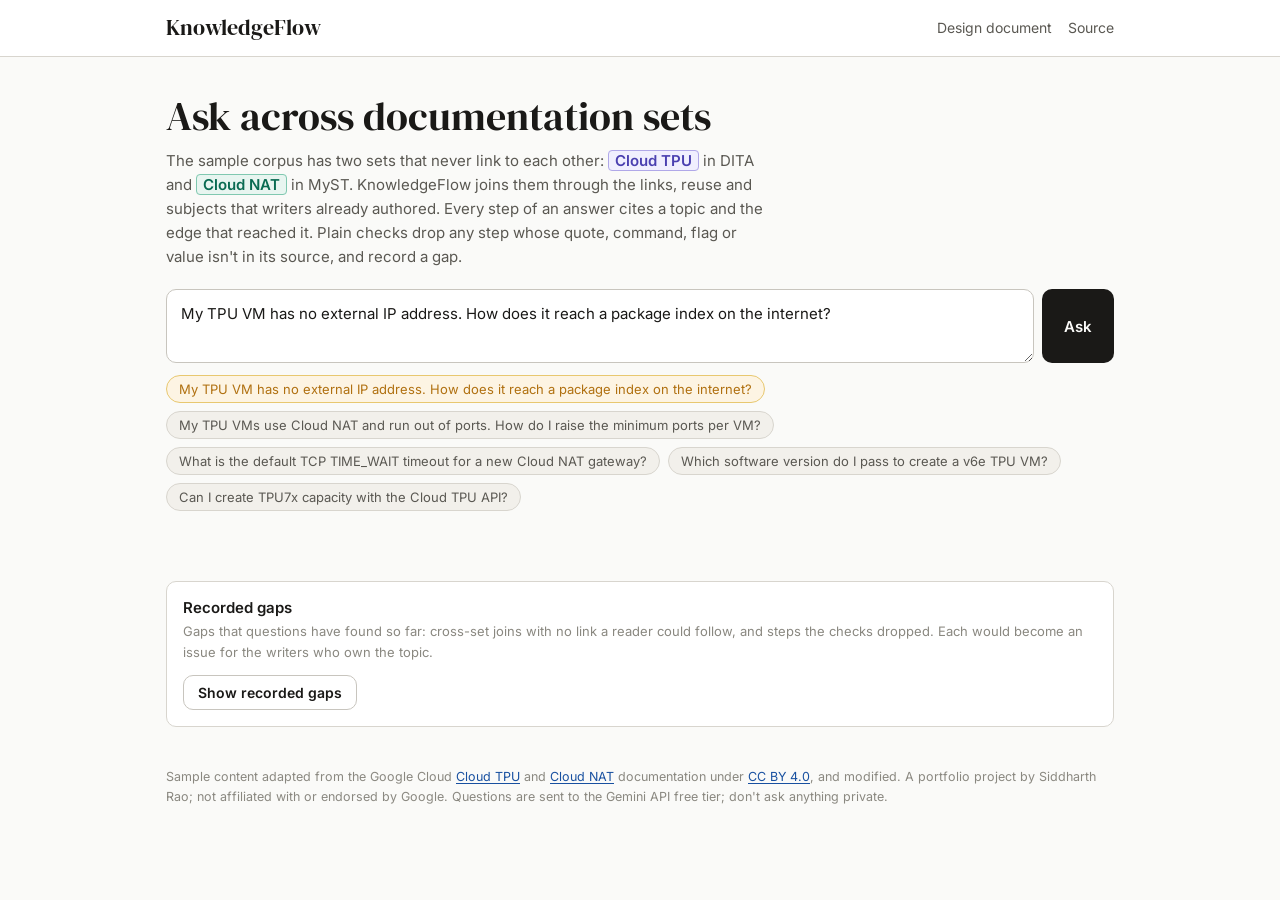
<file: ask/index.html>
<!doctype html>
<html lang="en">
<head>
<meta charset="utf-8">
<meta name="viewport" content="width=device-width, initial-scale=1">
<title>KnowledgeFlow Ask</title>
<meta name="description" content="Ask a question that crosses documentation sets. Every step of the answer cites a topic and the authored link that reached it.">
<link rel="preconnect" href="https://fonts.googleapis.com">
<link rel="preconnect" href="https://fonts.gstatic.com" crossorigin>
<link href="https://fonts.googleapis.com/css2?family=DM+Serif+Display&family=IBM+Plex+Mono:wght@400;500&family=Inter:wght@400;500;600&display=swap" rel="stylesheet">
<link rel="stylesheet" href="ask.css">
</head>
<body>
<header class="top">
  <div class="wrap top-in">
    <a class="brand" href="../">KnowledgeFlow</a>
    <nav><a href="../">Design document</a><a href="https://github.com/siddharthraop/KnowledgeFlow">Source</a></nav>
  </div>
</header>

<main class="wrap">
  <section class="intro">
    <h1>Ask across documentation sets</h1>
    <p>The sample corpus has two sets that never link to each other: <b class="set tpu">Cloud TPU</b> in DITA and
      <b class="set nat">Cloud NAT</b> in MyST. KnowledgeFlow joins them through the links, reuse and subjects that
      writers already authored. Every step of an answer cites a topic and the edge that reached it. Plain checks
      drop any step whose quote, command, flag or value isn't in its source, and record a gap.</p>
  </section>

  <form id="ask" class="ask" autocomplete="off">
    <label for="q" class="sr">Your question</label>
    <textarea id="q" rows="2" maxlength="500" placeholder="Ask a question about Cloud TPU or Cloud NAT"></textarea>
    <button id="go" type="submit">Ask</button>
  </form>
  <div class="samples" id="samples" aria-label="Sample questions"></div>

  <div id="status" class="status" role="status" aria-live="polite"></div>

  <section id="result" class="result" hidden>
    <p id="summary" class="summary"></p>
    <ol id="steps" class="steps"></ol>
    <div id="notcovered" class="note" hidden></div>
    <div id="dropped" class="dropped" hidden></div>

    <div class="cols">
      <section class="panel">
        <h2>Cited path</h2>
        <p class="hint">Topics in reading order and the authored edges that joined them. Click an edge to open the
          line it was read from.</p>
        <div id="graph" class="graph"></div>
      </section>
      <section class="panel">
        <h2>Gaps from this answer</h2>
        <div id="gaps"></div>
      </section>
    </div>
    <p id="meta" class="meta"></p>
  </section>

  <section class="panel all-gaps">
    <h2>Recorded gaps</h2>
    <p class="hint">Gaps that questions have found so far: cross-set joins with no link a reader could follow, and
      steps the checks dropped. Each would become an issue for the writers who own the topic.</p>
    <button id="loadgaps" type="button" class="ghost">Show recorded gaps</button>
    <div id="allgaps"></div>
  </section>
</main>

<footer class="wrap foot">
  <p>Sample content adapted from the Google Cloud <a href="https://docs.cloud.google.com/tpu/docs">Cloud TPU</a> and
    <a href="https://docs.cloud.google.com/nat/docs/overview">Cloud NAT</a> documentation under
    <a href="https://creativecommons.org/licenses/by/4.0/">CC BY 4.0</a>, and modified. A portfolio project by
    Siddharth Rao; not affiliated with or endorsed by Google. Questions are sent to the Gemini API free tier; don't
    ask anything private.</p>
</footer>
<script src="config.js"></script>
<script src="ask.js"></script>
</body>
</html>
</file>
<file: ask/ask.css>
:root {
  --bg:#fafaf8; --bg2:#f2f0eb; --bg3:#e8e5de; --card:#ffffff;
  --text:#1a1917; --text2:#5a5852; --text3:#8a8880; --border:#d8d5ce; --border2:#c8c5be;
  --amber:#b07010; --amber-bg:#fdf4e3; --amber-border:#e8c870;
  --teal:#0a6b52; --teal-bg:#e8f5f0; --teal-border:#80c8b0;
  --purple:#4a40b0; --purple-bg:#f0effe; --purple-border:#b0a8e8;
  --coral:#b03820; --coral-bg:#fdf0ec; --coral-border:#e8a090;
  --blue:#1850a0; --blue-bg:#eaf2fe; --blue-border:#90b8e8;
  --serif:'DM Serif Display',Georgia,serif;
  --mono:'IBM Plex Mono',ui-monospace,Menlo,monospace;
  --sans:'Inter',system-ui,-apple-system,'Segoe UI',sans-serif;
  --r:6px; --r-lg:10px;
  color-scheme: light;
}
@media (prefers-color-scheme: dark) {
  :root:not([data-theme="light"]) {
    --bg:#161512; --bg2:#1f1d19; --bg3:#2a2823; --card:#1c1b17;
    --text:#ecebe6; --text2:#b4b1a8; --text3:#86837a; --border:#36332d; --border2:#45423b;
    --amber:#e2a43c; --amber-bg:#2c2312; --amber-border:#6b5320;
    --teal:#4fc7a2; --teal-bg:#10291f; --teal-border:#21604b;
    --purple:#a59cf5; --purple-bg:#1f1c3a; --purple-border:#4a4390;
    --coral:#f08a70; --coral-bg:#33190f; --coral-border:#7a3a28;
    --blue:#7fb0f5; --blue-bg:#122036; --blue-border:#2f5590;
    color-scheme: dark;
  }
}
:root[data-theme="dark"] {
  --bg:#161512; --bg2:#1f1d19; --bg3:#2a2823; --card:#1c1b17;
  --text:#ecebe6; --text2:#b4b1a8; --text3:#86837a; --border:#36332d; --border2:#45423b;
  --amber:#e2a43c; --amber-bg:#2c2312; --amber-border:#6b5320;
  --teal:#4fc7a2; --teal-bg:#10291f; --teal-border:#21604b;
  --purple:#a59cf5; --purple-bg:#1f1c3a; --purple-border:#4a4390;
  --coral:#f08a70; --coral-bg:#33190f; --coral-border:#7a3a28;
  --blue:#7fb0f5; --blue-bg:#122036; --blue-border:#2f5590;
  color-scheme: dark;
}
* { box-sizing: border-box; }
html { -webkit-text-size-adjust: 100%; }
body { margin:0; background:var(--bg); color:var(--text); font:15px/1.6 var(--sans); }
a { color:var(--blue); text-underline-offset:2px; }
.wrap { max-width:980px; margin:0 auto; padding:0 16px; }
.sr { position:absolute; width:1px; height:1px; overflow:hidden; clip:rect(0 0 0 0); }

.top { border-bottom:1px solid var(--border); background:var(--card); }
.top-in { display:flex; align-items:center; justify-content:space-between; gap:12px; height:56px; }
.brand { font-family:var(--serif); font-size:22px; color:var(--text); text-decoration:none; }
.top nav { display:flex; gap:16px; font-size:14px; }
.top nav a { color:var(--text2); text-decoration:none; }
.top nav a:hover { color:var(--text); }

.intro h1 { font-family:var(--serif); font-weight:400; font-size:clamp(28px,5vw,40px); line-height:1.15; margin:36px 0 10px; }
.intro p { color:var(--text2); max-width:68ch; margin:0 0 20px; }
.set { font-weight:600; padding:0 6px; border-radius:4px; border:1px solid; white-space:nowrap; }
.set.tpu { color:var(--purple); background:var(--purple-bg); border-color:var(--purple-border); }
.set.nat { color:var(--teal); background:var(--teal-bg); border-color:var(--teal-border); }

.ask { display:flex; gap:8px; align-items:stretch; }
.ask textarea { flex:1; min-width:0; resize:vertical; font:inherit; color:var(--text); background:var(--card);
  border:1px solid var(--border2); border-radius:var(--r-lg); padding:12px 14px; }
.ask textarea:focus { outline:2px solid var(--blue-border); outline-offset:1px; }
.ask button, .ghost { font:600 15px var(--sans); border-radius:var(--r-lg); padding:0 22px; cursor:pointer; }
.ask button { background:var(--text); color:var(--bg); border:0; }
.ask button:disabled { opacity:.5; cursor:wait; }
.ghost { background:transparent; color:var(--text); border:1px solid var(--border2); padding:8px 14px; font-size:14px; }
.samples { display:flex; flex-wrap:wrap; gap:8px; margin:12px 0 0; }
.samples button { font:13px var(--sans); color:var(--text2); background:var(--bg2); border:1px solid var(--border);
  border-radius:999px; padding:5px 12px; cursor:pointer; text-align:left; }
.samples button:hover { color:var(--text); border-color:var(--border2); }
.samples button.primary { color:var(--amber); background:var(--amber-bg); border-color:var(--amber-border); }

.status { min-height:24px; margin:18px 0 0; color:var(--text2); font-size:14px; }
.status.err { color:var(--coral); }
.result { margin-top:8px; }
.summary { font-size:17px; margin:0 0 14px; }
.steps { list-style:none; margin:0; padding:0; counter-reset:s; display:grid; gap:12px; }
.step { background:var(--card); border:1px solid var(--border); border-radius:var(--r-lg); padding:14px 16px 12px 52px;
  position:relative; }
.step::before { counter-increment:s; content:counter(s); position:absolute; left:14px; top:13px; width:26px; height:26px;
  border-radius:50%; display:grid; place-items:center; font:600 13px var(--sans); background:var(--bg3); }
.step p.t { margin:0 0 8px; font-size:16px; }
.step code, .mono { font-family:var(--mono); font-size:.88em; background:var(--bg2); padding:1px 4px; border-radius:4px; }
.step blockquote { margin:0 0 10px; padding:6px 10px; border-left:3px solid var(--border2); color:var(--text2);
  font-size:14px; background:var(--bg); }
.cite { display:flex; flex-wrap:wrap; gap:6px 14px; font-size:13px; color:var(--text2); align-items:center; }
.cite .lbl { color:var(--text3); }
.chip { font:500 12px var(--sans); padding:1px 8px; border-radius:999px; border:1px solid; white-space:nowrap; }
.chip.tpu { color:var(--purple); background:var(--purple-bg); border-color:var(--purple-border); }
.chip.nat { color:var(--teal); background:var(--teal-bg); border-color:var(--teal-border); }
.chip.edge { color:var(--blue); background:var(--blue-bg); border-color:var(--blue-border); }
.chip.entry { color:var(--text2); background:var(--bg2); border-color:var(--border); }
.chip.about { color:var(--amber); background:var(--amber-bg); border-color:var(--amber-border); }
.checks { margin-top:8px; font-size:12px; color:var(--teal); display:flex; flex-wrap:wrap; gap:4px 12px; }
.checks span::before { content:"✓ "; }
.rev { color:var(--amber); }

.note { margin:14px 0 0; padding:10px 14px; border-radius:var(--r); background:var(--bg2); color:var(--text2); font-size:14px; }
.dropped { margin:14px 0 0; padding:10px 14px; border-radius:var(--r); background:var(--coral-bg);
  border:1px solid var(--coral-border); font-size:14px; }
.dropped b { color:var(--coral); }
.dropped s { color:var(--text3); }

.cols { display:grid; grid-template-columns: 1.2fr 1fr; gap:16px; margin-top:24px; }
@media (max-width:760px) { .cols { grid-template-columns:1fr; } .ask { flex-direction:column; } .ask button { padding:12px; } }
.panel { background:var(--card); border:1px solid var(--border); border-radius:var(--r-lg); padding:16px; min-width:0; }
.panel h2 { font:600 15px var(--sans); margin:0 0 4px; }
.hint { color:var(--text3); font-size:13px; margin:0 0 12px; }
.graph svg { width:100%; height:auto; display:block; }
.graph .node rect { stroke-width:1.2; }
.graph .node text { font:500 12.5px var(--sans); fill:var(--text); }
.graph .node .set-l { font:500 10.5px var(--sans); fill:var(--text3); }
.graph .e path { fill:none; stroke-width:1.6; }
.graph .e text { font:500 11px var(--mono); }
.graph a:hover text { text-decoration:underline; }
.gap { border-left:3px solid var(--amber-border); padding:4px 0 4px 10px; margin:0 0 12px; font-size:14px; }
.gap.unchecked-step { border-color:var(--coral-border); }
.gap .k { font:600 12px var(--sans); text-transform:uppercase; letter-spacing:.04em; color:var(--amber); }
.gap.unchecked-step .k { color:var(--coral); }
.gap p { margin:2px 0; }
.gap .act { color:var(--text2); }
.gap .cnt { color:var(--text3); font-size:12px; }
.all-gaps { margin:28px 0 0; }
.meta { color:var(--text3); font-size:12px; margin:14px 0 0; font-family:var(--mono); overflow-wrap:anywhere; }
.foot { color:var(--text3); font-size:12.5px; padding-top:28px; padding-bottom:40px; }
.empty { color:var(--text3); font-size:14px; margin:0; }
.spinner { display:inline-block; width:12px; height:12px; border:2px solid var(--border2); border-top-color:var(--text);
  border-radius:50%; animation:spin .8s linear infinite; vertical-align:-1px; margin-right:6px; }
@keyframes spin { to { transform:rotate(360deg); } }
</file>
